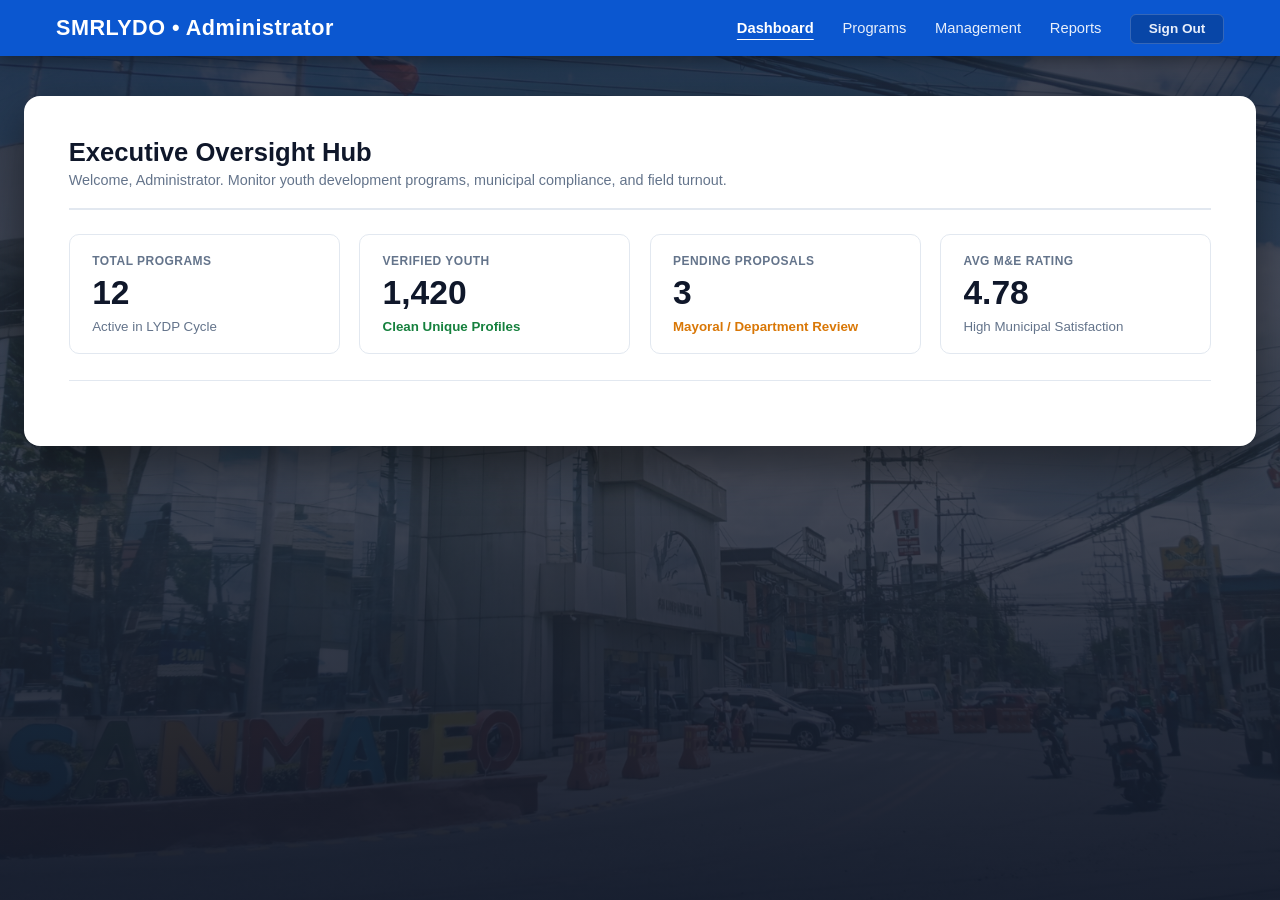
<file: admin/dashboard.html>
<!DOCTYPE html>
<html lang="en">
<head>
  <meta charset="UTF-8">
  <meta name="viewport" content="width=device-width, initial-scale=1.0">
  <title>Admin Dashboard - SMRLYDO</title>
  <link rel="stylesheet" href="../style/admin-style.css">
</head>
<body>

  <div class="admin-bg-wrapper"></div>
  <div class="admin-overlay"></div>

  <nav class="navbar-admin">
    <div class="navbar-brand">SMRLYDO &bull; Administrator</div>
    <ul class="nav-links">
      <li><a href="dashboard.html" class="active">Dashboard</a></li>
      <li><a href="programs.html">Programs</a></li>
      <li><a href="management.html">Management</a></li>
      <li><a href="reports.html">Reports</a></li>
      <li><a href="../login.html" class="logout-link">Sign Out</a></li>
    </ul>
  </nav>

  <main class="admin-container">
    <div class="prototype-card">
      <div class="card-header-row">
        <div>
          <h2>Executive Oversight Hub</h2>
          <p style="color:var(--text-muted); font-size:0.9rem; margin-top:0.3rem;">
            Welcome, Administrator. Monitor youth development programs, municipal compliance, and field turnout.
          </p>
        </div>
      </div>

      <div class="metrics-grid">
        <div class="metric-card">
          <span>Total Programs</span>
          <h3>12</h3>
          <small style="color:var(--text-muted);">Active in LYDP Cycle</small>
        </div>
        <div class="metric-card">
          <span>Verified Youth</span>
          <h3>1,420</h3>
          <small style="color:#15803d; font-weight:600;"> Clean Unique Profiles</small>
        </div>
        <div class="metric-card">
          <span>Pending Proposals</span>
          <h3>3</h3>
          <small style="color:#d97706; font-weight:600;">Mayoral / Department Review</small>
        </div>
        <div class="metric-card">
          <span>Avg M&E Rating</span>
          <h3>4.78</h3>
          <small style="color:var(--text-muted);">High Municipal Satisfaction</small>
        </div>
      </div>


      <div style="border-top: 1px solid var(--border-color); padding-top: 1.5rem; display: flex; gap: 1rem; flex-wrap: wrap;">
      </div>
    </div>
  </main>

</body>
</html>
</file>
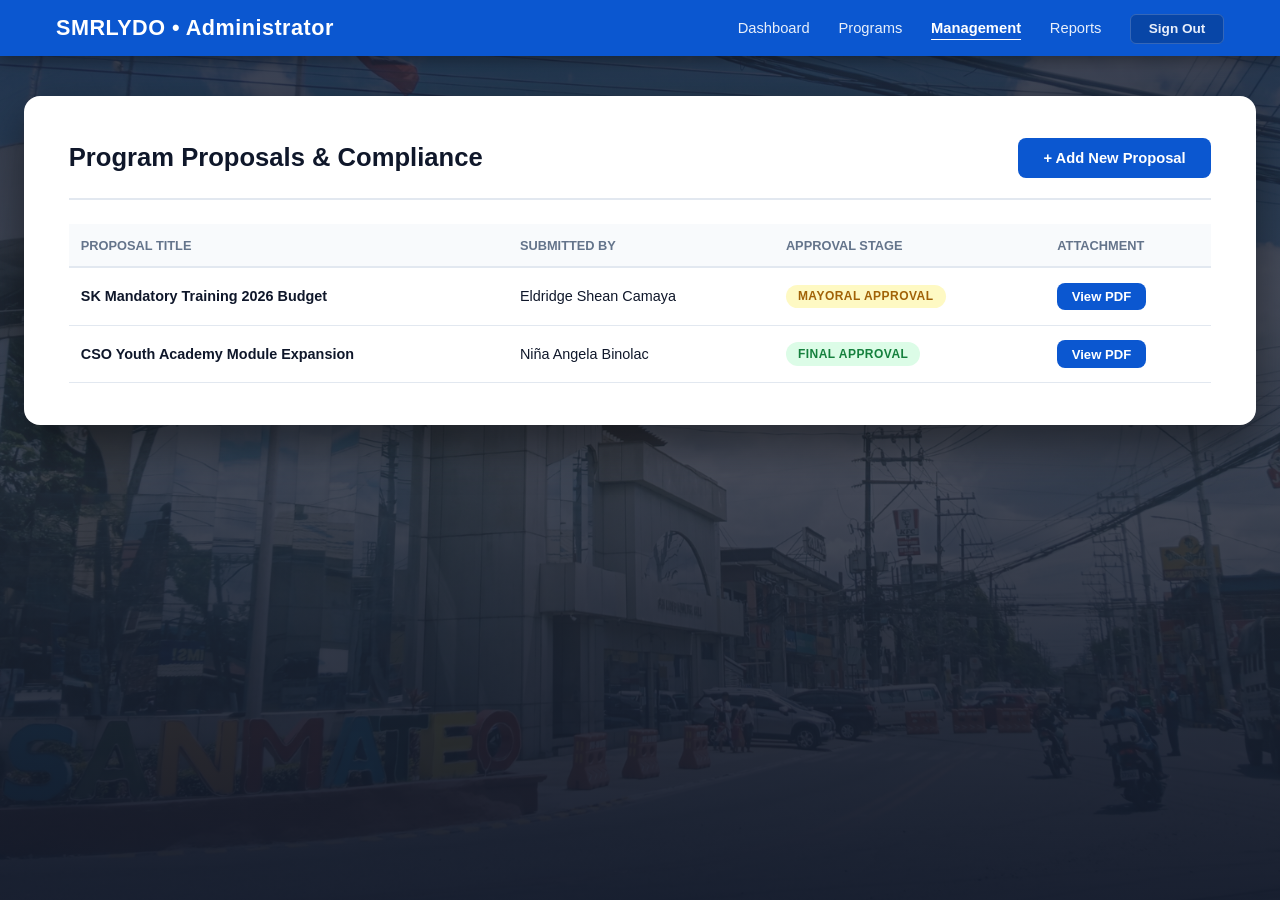
<file: admin/management.html>
<!DOCTYPE html>
<html lang="en">
<head>
  <meta charset="UTF-8">
  <meta name="viewport" content="width=device-width, initial-scale=1.0">
  <title>Proposals & User Management - SMRLYDO</title>
  <link rel="stylesheet" href="../style/admin-style.css">
</head>
<body>

  <div class="admin-bg-wrapper"></div>
  <div class="admin-overlay"></div>

  <nav class="navbar-admin">
    <div class="navbar-brand">SMRLYDO &bull; Administrator</div>
    <ul class="nav-links">
      <li><a href="dashboard.html">Dashboard</a></li>
      <li><a href="programs.html">Programs</a></li>
      <li><a href="management.html" class="active">Management</a></li>
      <li><a href="reports.html">Reports</a></li>
      <li><a href="../login.html" class="logout-link">Sign Out</a></li>
    </ul>
  </nav>

  <main class="admin-container">
    <div class="prototype-card">
      <div class="card-title-row">
        <div>
          <h2>Program Proposals & Compliance</h2>
        </div>
        <div style="display:flex; gap:0.8rem; align-items:center;">
          <button class="btn-primary" onclick="openAddProposalModal()">+ Add New Proposal</button>
        </div>
      </div>

      <table class="admin-table">
        <thead>
          <tr>
            <th>PROPOSAL TITLE</th>
            <th>SUBMITTED BY</th>
            <th>APPROVAL STAGE</th>
            <th>ATTACHMENT</th>
          </tr>
        </thead>
        <tbody id="proposalsTableBody">
          <tr>
            <td><strong>SK Mandatory Training 2026 Budget</strong></td>
            <td>Eldridge Shean Camaya</td>
            <td><span class="badge badge-ongoing">Mayoral Approval</span></td>
            <td>
              <button class="btn-primary" style="padding:0.4rem 0.9rem; font-size:0.82rem;" onclick="viewProposalPDF('SK Mandatory Training 2026 Budget', 'Eldridge Shean Camaya', 'Mayoral Approval', 'documents/sk_training_budget.pdf')">
                View PDF
              </button>
            </td>
          </tr>
          <tr>
            <td><strong>CSO Youth Academy Module Expansion</strong></td>
            <td>Niña Angela Binolac</td>
            <td><span class="badge badge-completed">Final Approval</span></td>
            <td>
              <button class="btn-primary" style="padding:0.4rem 0.9rem; font-size:0.82rem;" onclick="viewProposalPDF('CSO Youth Academy Module Expansion', 'Niña Angela Binolac', 'Final Approval', 'documents/cso_module_expansion.pdf')">
                View PDF
              </button>
            </td>
          </tr>
        </tbody>
      </table>
    </div>
  </main>

  <div class="modal-overlay" id="addProposalModal">
    <div class="modal-window">
      <div style="display:flex; justify-content:space-between; align-items:center; border-bottom:1px solid var(--border-subtle); padding-bottom:0.8rem; margin-bottom:1.2rem;">
        <h4 style="font-size:1.3rem; color:#0f172a;">Submit New Program Proposal</h4>
        <button onclick="closeAddProposalModal()" style="background:none; border:none; font-size:1.6rem; cursor:pointer; color:#64748b;">&times;</button>
      </div>

      <form id="newProposalForm" onsubmit="handleCreateProposal(event)">
        <div style="margin-bottom:1rem;">
          <label style="display:block; font-size:0.85rem; font-weight:700; margin-bottom:0.35rem; color:#475569;">Proposal Title</label>
          <input type="text" id="propTitle" class="form-control" placeholder="e.g. Linggo ng Kabataan 2026 Activity Proposal" required>
        </div>

        <div style="margin-bottom:1rem;">
          <label style="display:block; font-size:0.85rem; font-weight:700; margin-bottom:0.35rem; color:#475569;">Submitted By (Proponent / Coordinator)</label>
          <input type="text" id="propAuthor" class="form-control" placeholder="e.g. Sofia Bianca Encisa" required>
        </div>

        <div style="margin-bottom:1rem;">
          <label style="display:block; font-size:0.85rem; font-weight:700; margin-bottom:0.35rem; color:#475569;">Initial Approval Stage</label>
          <select id="propStage" class="form-control">
            <option value="Submission" selected>Proposal Submission</option>
            <option value="Departmental Review">Departmental Review</option>
            <option value="Budget Approval">Budget Approval</option>
            <option value="Mayoral Approval">Mayoral Approval</option>
            <option value="Final Approval">Final Approval</option>
          </select>
        </div>

        <div style="margin-bottom:1.5rem;">
          <label style="display:block; font-size:0.85rem; font-weight:700; margin-bottom:0.35rem; color:#475569;">Document Filename / Path</label>
          <input type="text" id="propDocPath" class="form-control" value="documents/proposal_2026.pdf" placeholder="e.g. documents/project_plan.pdf">
          <small style="color:var(--text-muted); font-size:0.75rem; margin-top:0.25rem; display:block;">
            Stored in your local project documents directory for municipal compliance auditing.
          </small>
        </div>

        <div style="display:flex; justify-content:flex-end; gap:0.8rem;">
          <button type="button" class="btn-secondary" onclick="closeAddProposalModal()">Cancel</button>
          <button type="submit" class="btn-primary">Add Proposal to Registry</button>
        </div>
      </form>
    </div>
  </div>

  <div class="modal-overlay" id="pdfModal">
    <div class="modal-window">
      <div style="display:flex; justify-content:space-between; align-items:center; border-bottom:1px solid var(--border-subtle); padding-bottom:1rem; margin-bottom:1rem;">
        <div>
          <h3 id="pdfModalTitle" style="font-size:1.25rem;">Proposal Document Preview</h3>
          <small id="pdfModalAuthor" style="color:var(--text-muted);"></small>
        </div>
        <button onclick="closePDFModal()" style="background:none; border:none; font-size:1.5rem; cursor:pointer; color:#64748b;">&times;</button>
      </div>

      <div style="background:#f8fafc; border:1px solid var(--border-subtle); border-radius:10px; padding:1.8rem; min-height:220px;">
        <div style="text-align:center; border-bottom:1px dashed #cbd5e1; padding-bottom:0.8rem; margin-bottom:1.2rem;">
          <h4 style="color:#0f172a;">MUNICIPAL GOVERNMENT OF SAN MATEO, RIZAL</h4>
          <p style="font-size:0.8rem; color:#64748b;">LOCAL YOUTH DEVELOPMENT OFFICE (SMRLYDO)</p>
        </div>

        <p style="font-size:0.9rem; line-height:1.6; color:#334155;">
          <strong>Executive Summary:</strong><br>
          This document represents the formal program proposal and budget appropriation submitted pursuant to the Local Youth Development Plan (LYDP). All projected line items have been reviewed for transparency and municipal compliance.
        </p>

        <div style="margin-top:1.2rem; background:#ffffff; padding:0.8rem; border-radius:6px; border:1px solid var(--border-subtle); font-size:0.85rem; display:flex; justify-content:space-between; align-items:center;">
          <span><strong>Approval Progression:</strong></span>
          <span id="pdfModalStage"></span>
        </div>
      </div>

      <div style="display:flex; justify-content:space-between; margin-top:1.5rem; align-items:center;">
        <span id="pdfModalFilename" style="font-size:0.8rem; color:var(--text-muted);">File: documents/proposal_2026.pdf</span>
        <div style="display:flex; gap:0.6rem;">
          <button class="btn-secondary" onclick="alert('Downloading proposal PDF to local machine...')">⬇ Download Copy</button>
        </div>
      </div>
    </div>
  </div>

  <script src="../script/admin-management.js"> </script> 

</body>
</html>
</file>
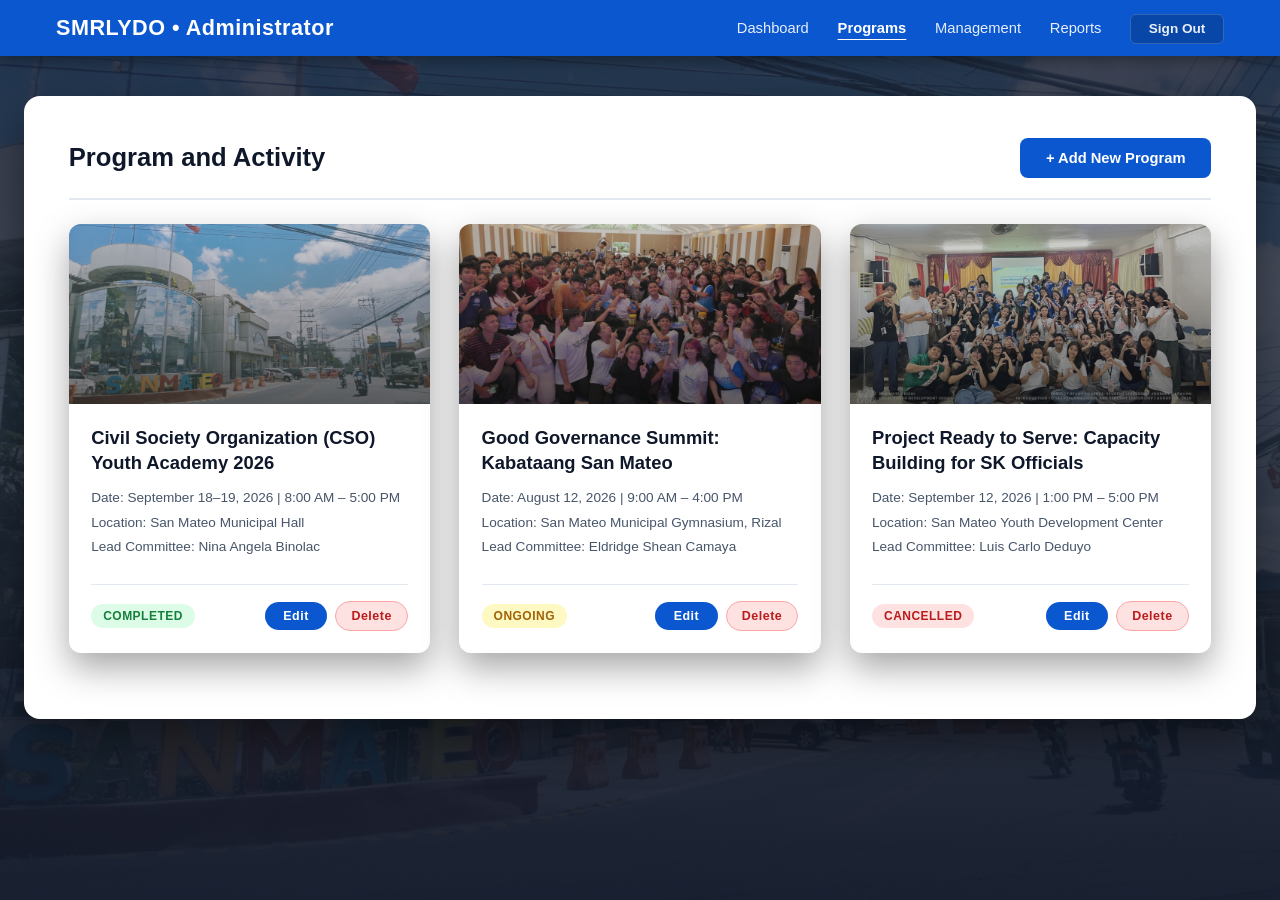
<file: admin/programs.html>
<!DOCTYPE html>
<html lang="en">
<head>
  <meta charset="UTF-8">
  <meta name="viewport" content="width=device-width, initial-scale=1.0">
  <title>Program and Activity - SMRLYDO</title>
  <link rel="stylesheet" href="../style/admin-style.css">
</head>
<body>

  <div class="admin-bg-wrapper"></div>
  <div class="admin-overlay"></div>

  <nav class="navbar-admin">
    <div class="navbar-brand">SMRLYDO &bull; Administrator</div>
    <ul class="nav-links">
      <li><a href="dashboard.html">Dashboard</a></li>
      <li><a href="programs.html" class="active">Programs</a></li>
      <li><a href="management.html">Management</a></li>
      <li><a href="reports.html">Reports</a></li>
      <li><a href="../login.html" class="logout-link">Sign Out</a></li>
    </ul>
  </nav>

  <main class="programs-container">
    <div class="prototype-card">
      <div class="card-header-row">
        <h2>Program and Activity</h2>
        <button class="btn-primary" onclick="openAddProgramModal()">+ Add New Program</button>
      </div>

      <div class="programs-slider" id="programsSlider">
        
        <div class="program-card" id="program-card-1">
          <img src="../images/youth1.png" alt="CSO Youth Academy 2026" class="program-card-img" onerror="this.src='../images/san-mateo-bg.jpg'">
          <div class="program-card-body">
            <div>
              <h3 class="card-title">Civil Society Organization (CSO) Youth Academy 2026</h3>
              <p class="program-meta meta-date">Date: September 18–19, 2026 | 8:00 AM – 5:00 PM</p>
              <p class="program-meta meta-loc">Location: San Mateo Municipal Hall</p>
              <p class="program-meta meta-lead">Lead Committee: Nina Angela Binolac</p>
            </div>
            <div class="program-card-footer">
              <span class="badge badge-completed">COMPLETED</span>
              <div class="card-action-group">
                <button class="btn-action-edit" onclick="openEditProgramModal('program-card-1')">Edit</button>
                <button class="btn-action-delete" onclick="deleteProgram('program-card-1')">Delete</button>
              </div>
            </div>
          </div>
        </div>

        <div class="program-card" id="program-card-2">
          <img src="../images/youth2.png" alt="Good Governance Summit" class="program-card-img" onerror="this.src='../images/san-mateo-bg.jpg'">
          <div class="program-card-body">
            <div>
              <h3 class="card-title">Good Governance Summit: Kabataang San Mateo</h3>
              <p class="program-meta meta-date">Date: August 12, 2026 | 9:00 AM – 4:00 PM</p>
              <p class="program-meta meta-loc">Location: San Mateo Municipal Gymnasium, Rizal</p>
              <p class="program-meta meta-lead">Lead Committee: Eldridge Shean Camaya</p>
            </div>
            <div class="program-card-footer">
              <span class="badge badge-ongoing">ONGOING</span>
              <div class="card-action-group">
                <button class="btn-action-edit" onclick="openEditProgramModal('program-card-2')">Edit</button>
                <button class="btn-action-delete" onclick="deleteProgram('program-card-2')">Delete</button>
              </div>
            </div>
          </div>
        </div>

        <div class="program-card" id="program-card-3">
          <img src="../images/youth3.png" alt="Project Ready to Serve" class="program-card-img" onerror="this.src='../images/san-mateo-bg.jpg'">
          <div class="program-card-body">
            <div>
              <h3 class="card-title">Project Ready to Serve: Capacity Building for SK Officials</h3>
              <p class="program-meta meta-date">Date: September 12, 2026 | 1:00 PM – 5:00 PM</p>
              <p class="program-meta meta-loc">Location: San Mateo Youth Development Center</p>
              <p class="program-meta meta-lead">Lead Committee: Luis Carlo Deduyo</p>
            </div>
            <div class="program-card-footer">
              <span class="badge badge-cancelled">CANCELLED</span>
              <div class="card-action-group">
                <button class="btn-action-edit" onclick="openEditProgramModal('program-card-3')">Edit</button>
                <button class="btn-action-delete" onclick="deleteProgram('program-card-3')">Delete</button>
              </div>
            </div>
          </div>
        </div>

      </div>
    </div>
  </main>

  <div class="modal-overlay" id="addProgramModal">
    <div class="modal-window">
      <div style="display:flex; justify-content:space-between; align-items:center; border-bottom:1px solid var(--border-color); padding-bottom:0.8rem; margin-bottom:1.2rem;">
        <h3 style="font-size:1.3rem; font-weight:800; color:#0f172a;">Add Program to Catalog</h3>
        <button onclick="closeAddProgramModal()" style="background:none; border:none; font-size:1.6rem; cursor:pointer; color:#64748b;">&times;</button>
      </div>

      <form id="newProgramForm" onsubmit="handleCreateProgram(event)">
        <div style="margin-bottom:1rem;">
          <label style="font-size:0.85rem; font-weight:700; color:#475569;">Program Title</label> <br/>
          <input type="text" id="progTitle" class="form-control" placeholder="e.g. Linggo ng Kabataan 2026" required>
        </div>

        <div style="margin-bottom:1rem;">
          <label style="font-size:0.85rem; font-weight:700; color:#475569;">Date & Schedule</label> <br/>
          <input type="text" id="progDate" class="form-control" placeholder="e.g. October 15, 2026 | 9:00 AM – 4:00 PM" required>
        </div>

        <div style="margin-bottom:1rem;">
          <label style="font-size:0.85rem; font-weight:700; color:#475569;">Location / Venue</label> <br/>
          <input type="text" id="progLoc" class="form-control" placeholder="e.g. Ampid 1 Barangay Gymnasium" required>
        </div>

        <div style="margin-bottom:1rem;">
          <label style="font-size:0.85rem; font-weight:700; color:#475569;">Lead Committee / Coordinator</label> <br/>
          <input type="text" id="progLead" class="form-control" placeholder="e.g. Sofia Bianca Encisa" required>
        </div>

        <div style="margin-bottom:1rem;">
          <label style="font-size:0.85rem; font-weight:700; color:#475569;">Program Status</label> <br/>
          <select id="progStatus" class="form-control">
            <option value="ongoing">ONGOING</option>
            <option value="completed">COMPLETED</option>
            <option value="cancelled">CANCELLED</option>
          </select>
        </div>

        <div style="margin-bottom:1.5rem;">
          <label style="font-size:0.85rem; font-weight:700; color:#475569;">Placeholder Image</label> <br/>
          <select id="progImgSelect" class="form-control">
            <option value="../images/youth4.png">images/youth4.png (Community Outreach)</option>
            <option value="../images/youth1.png">images/youth1.png (CSO Youth Academy)</option>
            <option value="../images/youth2.png">images/youth2.png (Governance Summit)</option>
            <option value="../images/youth3.png">images/youth3.png (Capacity Building)</option>
          </select>
        </div>

        <div style="display:flex; justify-content:flex-end; gap:0.8rem;">
          <button type="button" class="btn-secondary" onclick="closeAddProgramModal()">Cancel</button>
          <button type="submit" class="btn-primary">Save Program</button>
        </div>
      </form>
    </div>
  </div>

  <div class="modal-overlay" id="editProgramModal">
    <div class="modal-window">
      <div style="display:flex; justify-content:space-between; align-items:center; border-bottom:1px solid var(--border-color); padding-bottom:0.8rem; margin-bottom:1.2rem;">
        <h3 style="font-size:1.3rem; font-weight:800; color:#0f172a;">Edit Program Details</h3>
        <button onclick="closeEditProgramModal()" style="background:none; border:none; font-size:1.6rem; cursor:pointer; color:#64748b;">&times;</button>
      </div>

      <form id="editProgramForm" onsubmit="handleUpdateProgram(event)">
        <input type="hidden" id="editTargetCardId">

        <div style="margin-bottom:1rem;">
          <label style="font-size:0.85rem; font-weight:700; color:#475569;">Program Title</label> <br/>
          <input type="text" id="editProgTitle" class="form-control" required>
        </div>

        <div style="margin-bottom:1rem;">
          <label style="font-size:0.85rem; font-weight:700; color:#475569;">Date & Schedule</label> <br/>
          <input type="text" id="editProgDate" class="form-control" required>
        </div>

        <div style="margin-bottom:1rem;">
          <label style="font-size:0.85rem; font-weight:700; color:#475569;">Location / Venue</label> <br/>
          <input type="text" id="editProgLoc" class="form-control" required>
        </div>

        <div style="margin-bottom:1rem;">
          <label style="font-size:0.85rem; font-weight:700; color:#475569;">Lead Committee / Coordinator</label> <br/>
          <input type="text" id="editProgLead" class="form-control" required>
        </div>

        <div style="margin-bottom:1rem;">
          <label style="font-size:0.85rem; font-weight:700; color:#475569;">Status Badge</label> <br/>
          <select id="editProgStatus" class="form-control">
            <option value="completed">COMPLETED</option>
            <option value="ongoing">ONGOING</option>
            <option value="cancelled">CANCELLED</option>
          </select>
        </div>

        <div style="margin-bottom:1.5rem;">
          <label style="font-size:0.85rem; font-weight:700; color:#475569;">Image Source</label> <br/>
          <select id="editProgImgSelect" class="form-control">
            <option value="../images/youth1.png">images/youth1.png (CSO Youth Academy)</option>
            <option value="../images/youth2.png">images/youth2.png (Governance Summit)</option>
            <option value="../images/youth3.png">images/youth3.png (Capacity Building)</option>
            <option value="../images/youth4.png">images/youth4.png (Community Outreach)</option>
          </select>
        </div>

        <div style="display:flex; justify-content:flex-end; gap:0.8rem;">
          <button type="button" class="btn-secondary" onclick="closeEditProgramModal()">Cancel</button>
          <button type="submit" class="btn-primary">Update Program</button>
        </div>
      </form>
    </div>
  </div>

  <script src="../script/admin-programs.js"></script>

</body>
</html>
</file>
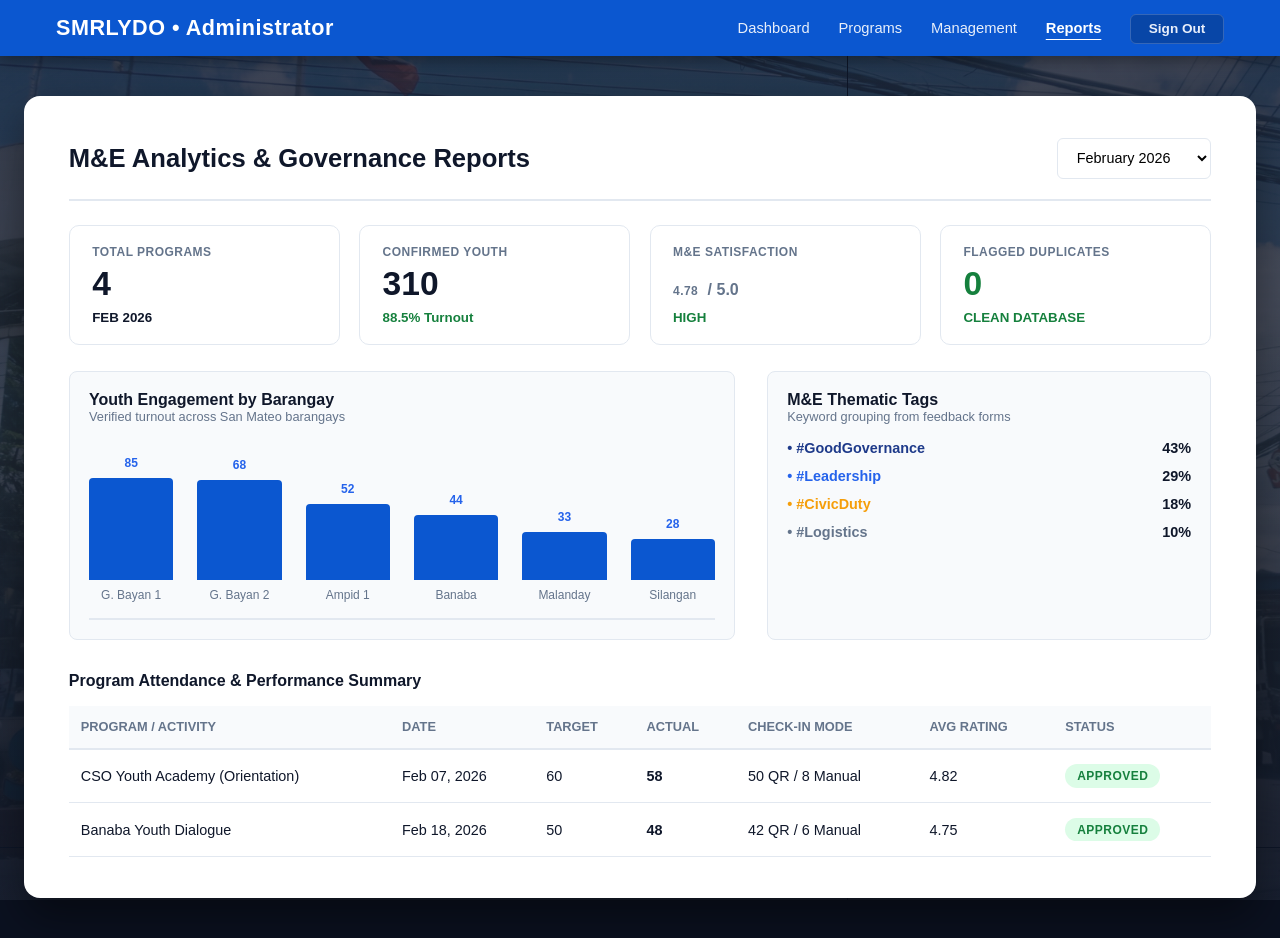
<file: admin/reports.html>
<!DOCTYPE html>
<html lang="en">
<head>
  <meta charset="UTF-8">
  <meta name="viewport" content="width=device-width, initial-scale=1.0">
  <title>M&E Reports - SMRLYDO</title>
  <link rel="stylesheet" href="../style/admin-style.css">
</head>
<body>
  <div class="admin-bg-wrapper"></div>
  <div class="admin-overlay"></div>

  <nav class="navbar-admin">
    <div class="navbar-brand">SMRLYDO &bull; Administrator</div>
    <ul class="nav-links">
      <li><a href="dashboard.html">Dashboard</a></li>
      <li><a href="programs.html">Programs</a></li>
      <li><a href="management.html">Management</a></li>
      <li><a href="reports.html" class="active">Reports</a></li>
      <li><a href="../login.html" class="logout-link">Sign Out</a></li>
    </ul>
  </nav>

  <main class="admin-container">
    <div class="prototype-card">
      <div class="card-header-row">
        <div>
          <h2>M&E Analytics & Governance Reports</h2>
        </div> <br/>
        <div style="display:flex; gap:0.6rem; align-items:center;">
          <select id="reportMonthSelect" class="form-control" onchange="renderSelectedMonthReport()">
            <option value="2026-02">February 2026</option>
            <option value="2026-01">January 2026</option>
            <option value="2025-12">December 2025</option>
          </select>
        </div>
      </div>

      <div class="metrics-grid">
        <div class="metric-card">
          <span>TOTAL PROGRAMS</span>
          <h3 id="statPrograms">4</h3>
          <small id="statPeriodBadge" style="color:var(--admin-red); font-weight:600;">FEB 2026</small>
        </div>
        <div class="metric-card">
          <span>CONFIRMED YOUTH</span>
          <h3 id="statConfirmed">310</h3>
          <small id="statTurnoutRate" style="color:#15803d; font-weight:600;">88.5% Turnout</small>
        </div>
        <div class="metric-card">
          <span>M&E SATISFACTION</span>
          <h3><span id="statSatisfaction">4.78</span> <small style="font-size:1rem; color:#64748b;">/ 5.0</small></h3>
          <small style="color:#15803d; font-weight:600;">HIGH</small>
        </div>
        <div class="metric-card">
          <span>FLAGGED DUPLICATES</span>
          <h3 id="statDuplicates" style="color:#15803d;">0</h3>
          <small style="color:#15803d; font-weight:600;">CLEAN DATABASE</small>
        </div>
      </div>

      <div style="display:grid; grid-template-columns:1.5fr 1fr; gap:2rem; margin-top:1.5rem;">
        <div style="background:#f8fafc; padding:1.2rem; border-radius:8px; border:1px solid var(--border-color);">
          <h4>Youth Engagement by Barangay</h4>
          <p style="font-size:0.8rem; color:var(--text-muted);">Verified turnout across San Mateo barangays</p>
          <div class="bar-chart-container" id="barChartContainer"></div>
        </div>

        <div style="background:#f8fafc; padding:1.2rem; border-radius:8px; border:1px solid var(--border-color);">
          <h4>M&E Thematic Tags</h4>
          <p style="font-size:0.8rem; color:var(--text-muted); margin-bottom:1rem;">Keyword grouping from feedback forms</p>
          <ul id="thematicTagsList" style="list-style:none; display:flex; flex-direction:column; gap:0.75rem; font-size:0.9rem;"></ul>
        </div>
      </div>

      <div style="margin-top:2rem;">
        <h4>Program Attendance & Performance Summary</h4>
        <table class="admin-table">
          <thead>
            <tr>
              <th>PROGRAM / ACTIVITY</th>
              <th>DATE</th>
              <th>TARGET</th>
              <th>ACTUAL</th>
              <th>CHECK-IN MODE</th>
              <th>AVG RATING</th>
              <th>STATUS</th>
            </tr>
          </thead>
          <tbody id="reportsTableBody"></tbody>
        </table>
      </div>
    </div>
  </main>

  <script src="../script/admin-reports.js"></script>
  
</body>
</html>
</file>
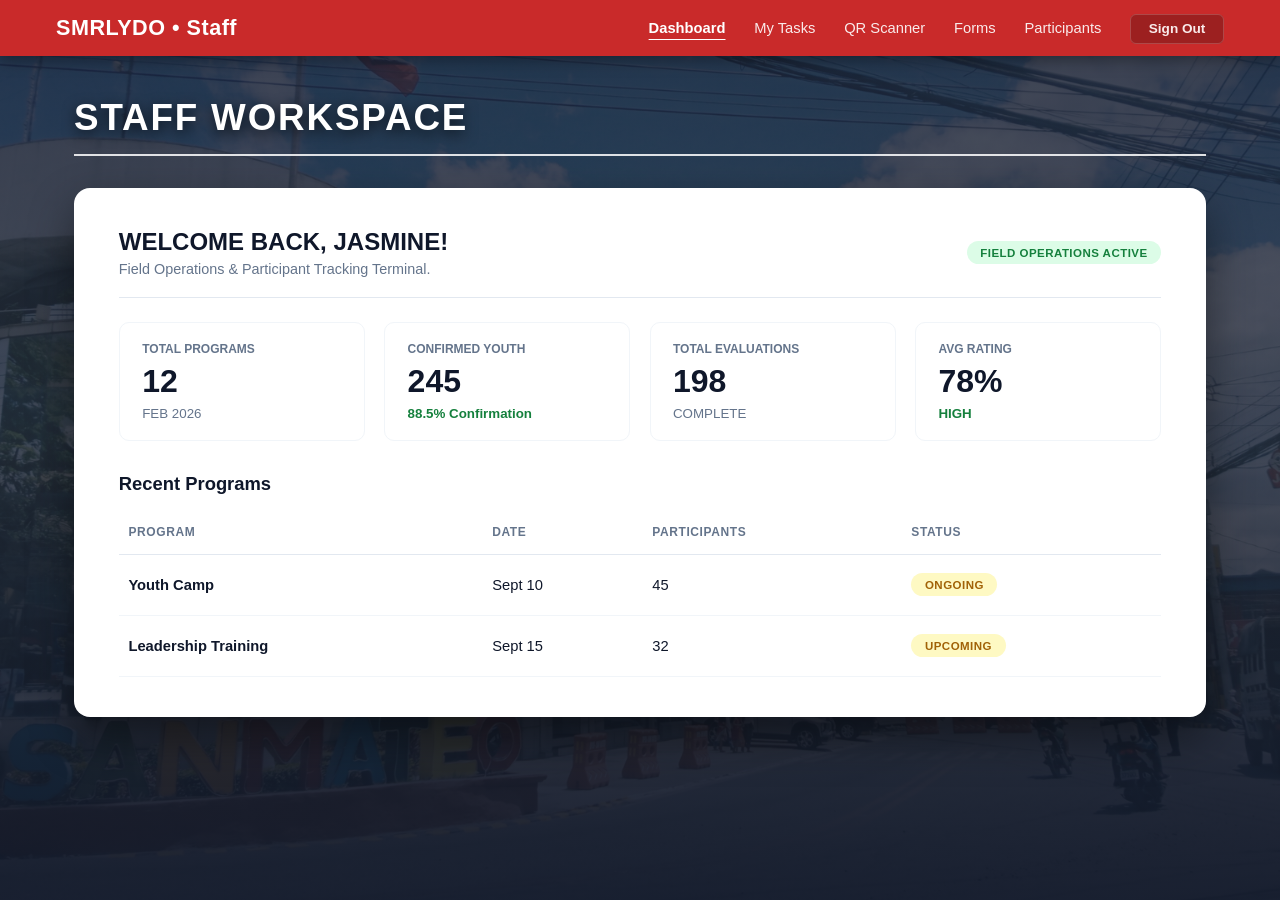
<file: staff/dashboard.html>
<!DOCTYPE html>
<html lang="en">
<head>
  <meta charset="UTF-8">
  <meta name="viewport" content="width=device-width, initial-scale=1.0">
  <title>Staff Dashboard - SMRLYDO</title>
  <link rel="stylesheet" href="../style/staff-style.css">
</head>
<body>

  <div class="staff-bg-wrapper"></div>
  <div class="staff-overlay"></div>

  <nav class="navbar-staff">
    <div class="navbar-brand">SMRLYDO &bull; Staff</div>
    <ul class="nav-links">
      <li><a href="dashboard.html" class="active">Dashboard</a></li>
      <li><a href="tasks.html">My Tasks</a></li>
      <li><a href="scanner.html">QR Scanner</a></li>
      <li><a href="forms.html">Forms</a></li>
      <li><a href="participants.html">Participants</a></li>
      <li><a href="../login.html" class="logout-link">Sign Out</a></li>
    </ul>
  </nav>

  <main class="staff-container">
    <div class="banner-heading-wrap">
      <h1 class="banner-heading">STAFF WORKSPACE</h1>
    </div>

    <div class="prototype-card">
      <div class="card-header-row">
        <div>
          <h2>WELCOME BACK, JASMINE!</h2>
          <p style="color:var(--text-muted); font-size:0.9rem; margin-top:0.3rem;">
            Field Operations & Participant Tracking Terminal.
          </p>
        </div>
        <span class="badge badge-completed">Field Operations Active</span>
      </div>

      <div class="metrics-grid">
        <div class="metric-card">
          <span>TOTAL PROGRAMS</span>
          <h3>12</h3>
          <small style="color:var(--text-muted);">FEB 2026</small>
        </div>
        <div class="metric-card">
          <span>CONFIRMED YOUTH</span>
          <h3>245</h3>
          <small style="color:#15803d; font-weight:700;">88.5% Confirmation</small>
        </div>
        <div class="metric-card">
          <span>TOTAL EVALUATIONS</span>
          <h3>198</h3>
          <small style="color:var(--text-muted);">COMPLETE</small>
        </div>
        <div class="metric-card">
          <span>AVG RATING</span>
          <h3>78%</h3>
          <small style="color:#15803d; font-weight:700;">HIGH</small>
        </div>
      </div>

      <div style="margin-top:2rem;">
        <h3 style="font-size:1.15rem; color:#0f172a; margin-bottom:1rem;">Recent Programs</h3>
        <table class="staff-table">
          <thead>
            <tr>
              <th>PROGRAM</th>
              <th>DATE</th>
              <th>PARTICIPANTS</th>
              <th>STATUS</th>
            </tr>
          </thead>
          <tbody>
            <tr>
              <td><strong>Youth Camp</strong></td>
              <td>Sept 10</td>
              <td>45</td>
              <td><span class="badge badge-ongoing">Ongoing</span></td>
            </tr>
            <tr>
              <td><strong>Leadership Training</strong></td>
              <td>Sept 15</td>
              <td>32</td>
              <td><span class="badge badge-ongoing">Upcoming</span></td>
            </tr>
          </tbody>
        </table>
      </div>
    </div>
  </main>

</body>
</html>
</file>
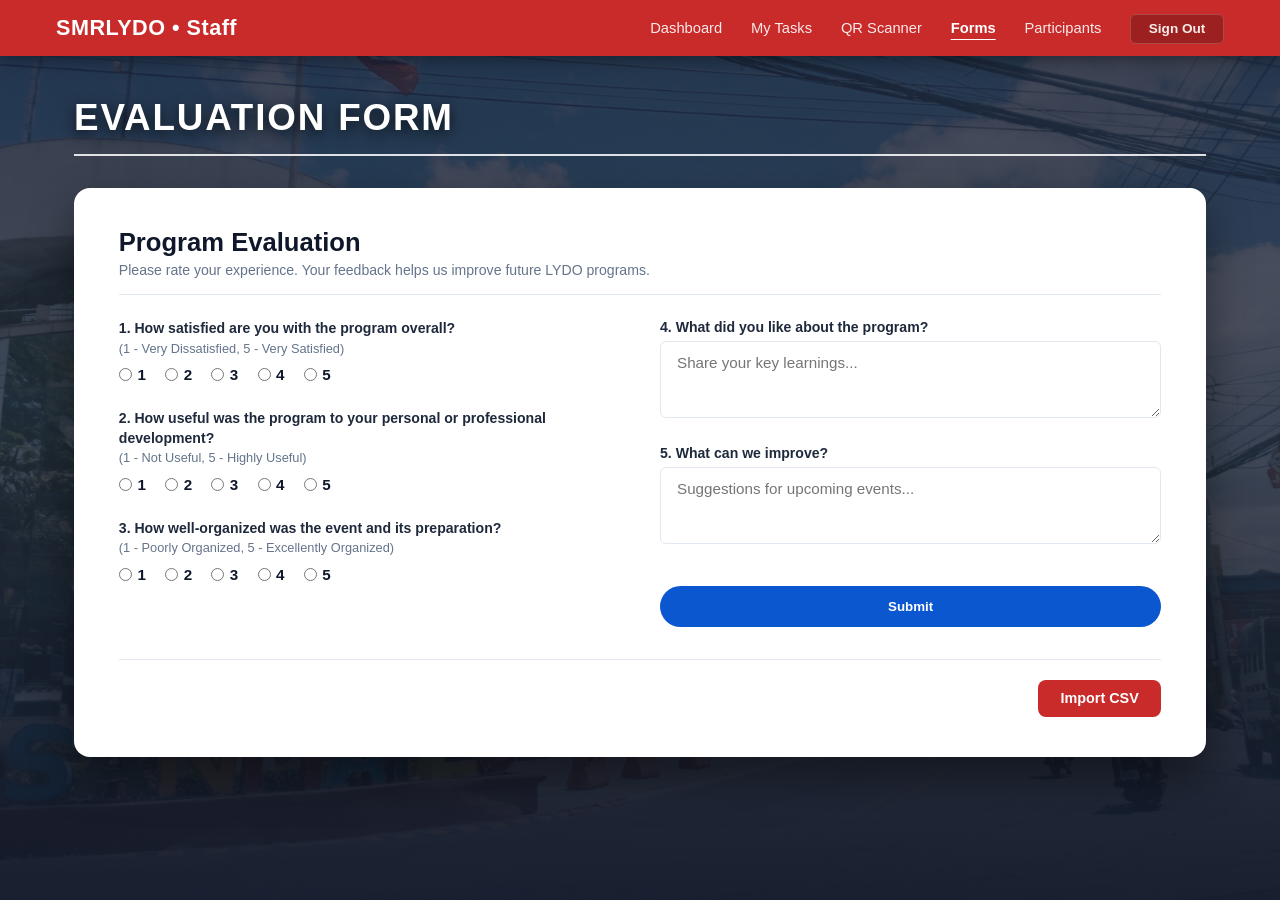
<file: staff/forms.html>
<!DOCTYPE html>
<html lang="en">
<head>
  <meta charset="UTF-8">
  <meta name="viewport" content="width=device-width, initial-scale=1.0">
  <title>Evaluation Form - SMRLYDO</title>
  <link rel="stylesheet" href="../style/staff-style.css">
</head>
<body>

  <div class="staff-bg-wrapper"></div>
  <div class="staff-overlay"></div>

  <nav class="navbar-staff">
    <div class="navbar-brand">SMRLYDO &bull; Staff</div>
    <ul class="nav-links">
      <li><a href="dashboard.html">Dashboard</a></li>
      <li><a href="tasks.html">My Tasks</a></li>
      <li><a href="scanner.html">QR Scanner</a></li>
      <li><a href="forms.html" class="active">Forms</a></li>
      <li><a href="participants.html">Participants</a></li>
      <li><a href="../login.html" class="logout-link">Sign Out</a></li>
    </ul>
  </nav>

  <main class="staff-container">
    <div class="banner-heading-wrap">
      <h1 class="banner-heading">EVALUATION FORM</h1>
    </div>

    <div class="prototype-card" style="position:relative;">
      <div style="border-bottom:1px solid var(--border-color); padding-bottom:1rem;">
        <h2 style="font-size:1.6rem; font-weight:800; color:#0f172a;">Program Evaluation</h2>
        <p style="color:var(--text-muted); font-size:0.88rem; margin-top:0.3rem;">
          Please rate your experience. Your feedback helps us improve future LYDO programs.
        </p>
      </div>

      <form id="evalForm" onsubmit="handleEvaluationSubmit(event)">
        <div class="eval-split-layout">
          <div>
            <div style="margin-bottom:1.6rem;">
              <p style="font-size:0.88rem; font-weight:700; color:#1e293b; line-height:1.4;">
                1. How satisfied are you with the program overall?<br>
                <span style="font-weight:400; color:#64748b; font-size:0.8rem;">(1 - Very Dissatisfied, 5 - Very Satisfied)</span>
              </p>
              <div class="likert-scale">
                <label><input type="radio" name="q1" value="1" required> 1</label>
                <label><input type="radio" name="q1" value="2"> 2</label>
                <label><input type="radio" name="q1" value="3"> 3</label>
                <label><input type="radio" name="q1" value="4"> 4</label>
                <label><input type="radio" name="q1" value="5"> 5</label>
              </div>
            </div>

            <div style="margin-bottom:1.6rem;">
              <p style="font-size:0.88rem; font-weight:700; color:#1e293b; line-height:1.4;">
                2. How useful was the program to your personal or professional development?<br>
                <span style="font-weight:400; color:#64748b; font-size:0.8rem;">(1 - Not Useful, 5 - Highly Useful)</span>
              </p>
              <div class="likert-scale">
                <label><input type="radio" name="q2" value="1" required> 1</label>
                <label><input type="radio" name="q2" value="2"> 2</label>
                <label><input type="radio" name="q2" value="3"> 3</label>
                <label><input type="radio" name="q2" value="4"> 4</label>
                <label><input type="radio" name="q2" value="5"> 5</label>
              </div>
            </div>

            <div style="margin-bottom:1.6rem;">
              <p style="font-size:0.88rem; font-weight:700; color:#1e293b; line-height:1.4;">
                3. How well-organized was the event and its preparation?<br>
                <span style="font-weight:400; color:#64748b; font-size:0.8rem;">(1 - Poorly Organized, 5 - Excellently Organized)</span>
              </p>
              <div class="likert-scale">
                <label><input type="radio" name="q3" value="1" required> 1</label>
                <label><input type="radio" name="q3" value="2"> 2</label>
                <label><input type="radio" name="q3" value="3"> 3</label>
                <label><input type="radio" name="q3" value="4"> 4</label>
                <label><input type="radio" name="q3" value="5"> 5</label>
              </div>
            </div>
          </div>

          <div style="display:flex; flex-direction:column; justify-content:space-between;">
            <div>
              <div style="margin-bottom:1.4rem;">
                <label style="display:block; font-size:0.88rem; font-weight:700; color:#1e293b; margin-bottom:0.4rem;">
                  4. What did you like about the program?
                </label>
                <textarea id="q4" class="form-control" rows="3" placeholder="Share your key learnings..." required></textarea>
              </div>

              <div style="margin-bottom:1.4rem;">
                <label style="display:block; font-size:0.88rem; font-weight:700; color:#1e293b; margin-bottom:0.4rem;">
                  5. What can we improve?
                </label>
                <textarea id="q5" class="form-control" rows="3" placeholder="Suggestions for upcoming events..." required></textarea>
              </div>
            </div>

            <div style="margin-top:1rem;">
              <button type="submit" class="btn-blue" style="width:100%; padding:0.8rem 0;">Submit</button>
            </div>
          </div>
        </div>
      </form>

      <div style="display:flex; justify-content:flex-end; margin-top:2rem; border-top:1px solid var(--border-color); padding-top:1.25rem;">
        <button type="button" class="btn-primary" onclick="openCSVModal()">Import CSV</button>
      </div>
    </div>
  </main>

  <div class="modal-overlay" id="csvModal">
    <div class="modal-window">
      <div style="display:flex; justify-content:space-between; align-items:center; border-bottom:1px solid var(--border-color); padding-bottom:0.8rem; margin-bottom:1.2rem;">
        <h3 style="font-size:1.3rem; font-weight:800; color:#0f172a;">Batch Import Evaluation CSV</h3>
        <button onclick="closeCSVModal()" style="background:none; border:none; font-size:1.6rem; cursor:pointer; color:#64748b;">&times;</button>
      </div>

      <div style="background:#f8fafc; border:1px solid var(--border-color); border-radius:8px; padding:1.2rem; margin-bottom:1.5rem;">
        <p style="font-size:0.85rem; color:#475569; line-height:1.5;">
          Upload external feedback responses or paper encoded CSV files. File columns should follow: <code>participant_id, q1, q2, q3, q4, q5</code>.
        </p>
      </div>

      <input type="file" id="csvFileInput" accept=".csv" class="form-control" style="margin-bottom:1.5rem;">

      <div style="display:flex; justify-content:flex-end; gap:0.8rem;">
        <button class="btn-secondary" onclick="closeCSVModal()">Cancel</button>
        <button class="btn-primary" onclick="handleCSVImport()">Process & Import</button>
      </div>
    </div>
  </div>

  <script>
    function openCSVModal() {
      document.getElementById('csvModal').style.display = 'flex';
    }

    function closeCSVModal() {
      document.getElementById('csvModal').style.display = 'none';
    }

    function handleCSVImport() {
      const fileInput = document.getElementById('csvFileInput');
      if (!fileInput.files.length) {
        alert("Please select a valid .csv file first.");
        return;
      }
      alert(`Success! Imported 45 evaluations from "${fileInput.files[0].name}". Module quantitative scores and thematic tags updated.`);
      closeCSVModal();
    }

    function handleEvaluationSubmit(e) {
      e.preventDefault();
      alert("Evaluation successfully encoded into M&E database! Automated sentiment tags and module credits applied.");
      document.getElementById('evalForm').reset();
    }
  </script>

</body>
</html>
</file>
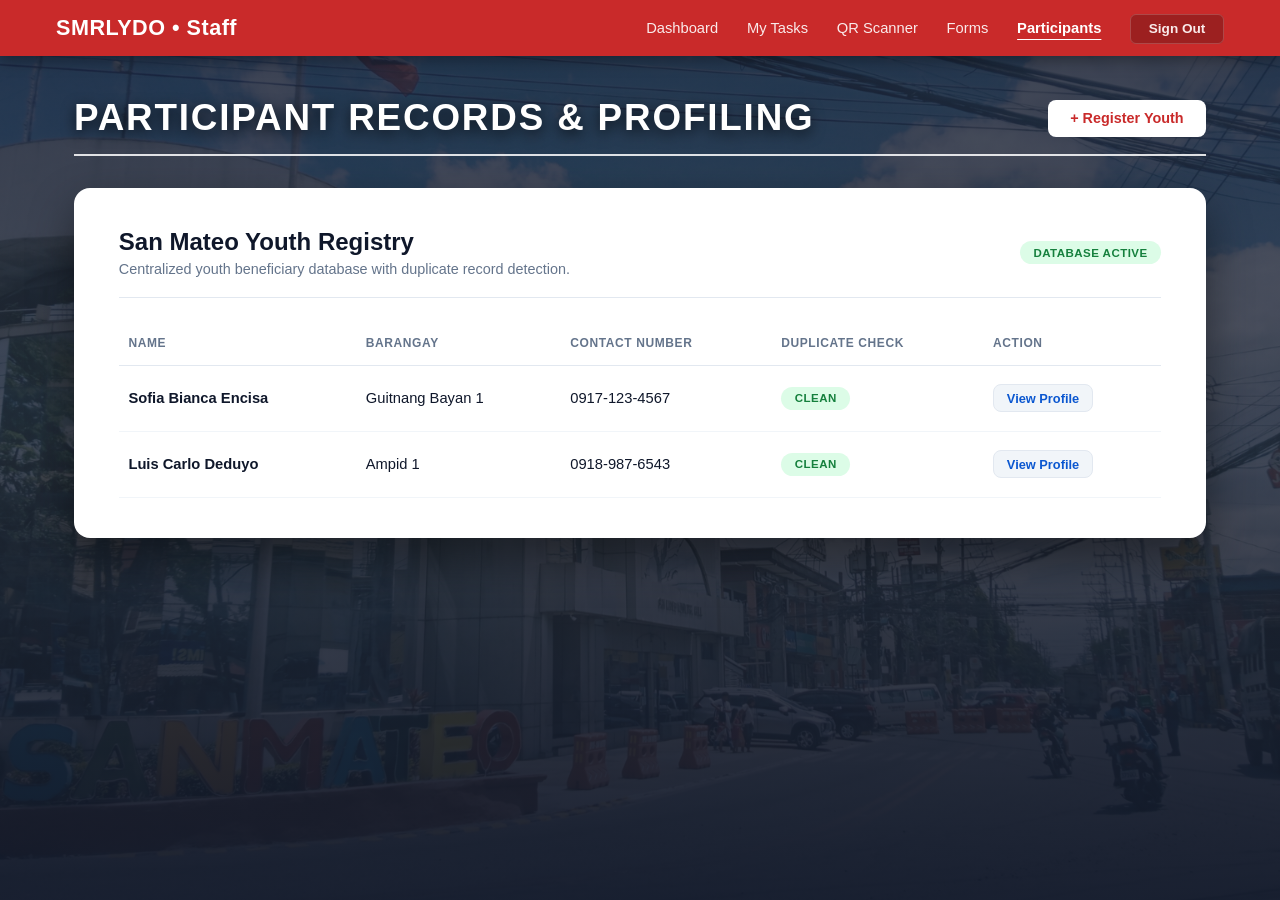
<file: staff/participants.html>
<!DOCTYPE html>
<html lang="en">
<head>
  <meta charset="UTF-8">
  <meta name="viewport" content="width=device-width, initial-scale=1.0">
  <title>Youth Profiles - SMRLYDO</title>
  <link rel="stylesheet" href="../style/staff-style.css">
</head>
<body>

  <div class="staff-bg-wrapper"></div>
  <div class="staff-overlay"></div>

  <nav class="navbar-staff">
    <div class="navbar-brand">SMRLYDO &bull; Staff</div>
    <ul class="nav-links">
      <li><a href="dashboard.html">Dashboard</a></li>
      <li><a href="tasks.html">My Tasks</a></li>
      <li><a href="scanner.html">QR Scanner</a></li>
      <li><a href="forms.html">Forms</a></li>
      <li><a href="participants.html" class="active">Participants</a></li>
      <li><a href="../login.html" class="logout-link">Sign Out</a></li>
    </ul>
  </nav>

  <main class="staff-container">
    <div class="banner-heading-wrap">
      <h1 class="banner-heading">PARTICIPANT RECORDS &amp; PROFILING</h1>
      <button class="btn-primary" style="background:#ffffff; color:#c92a2a;" onclick="openRegisterModal()">+ Register Youth</button>
    </div>

    <div class="prototype-card">
      <div class="card-header-row">
        <div>
          <h2>San Mateo Youth Registry</h2>
          <p style="color:var(--text-muted); font-size:0.9rem; margin-top:0.3rem;">
            Centralized youth beneficiary database with duplicate record detection.
          </p>
        </div>
        <span class="badge badge-completed">Database Active</span>
      </div>

      <table class="staff-table">
        <thead>
          <tr>
            <th>NAME</th>
            <th>BARANGAY</th>
            <th>CONTACT NUMBER</th>
            <th>DUPLICATE CHECK</th>
            <th>ACTION</th>
          </tr>
        </thead>
        <tbody id="participantTableBody">
          <tr>
            <td><strong>Sofia Bianca Encisa</strong></td>
            <td>Guitnang Bayan 1</td>
            <td>0917-123-4567</td>
            <td><span class="badge badge-clean">Clean</span></td>
            <td>
              <button class="btn-secondary" style="padding:0.35rem 0.8rem; font-size:0.8rem; color:#0b57d0;" onclick="viewYouthProfile('Sofia Bianca Encisa', 'Guitnang Bayan 1', '0917-123-4567', 'sofia@example.com', '2004-05-14', 'CSO Youth Academy (Completed), SK Mandatory Training (Passed)')">
                View Profile
              </button>
            </td>
          </tr>
          <tr>
            <td><strong>Luis Carlo Deduyo</strong></td>
            <td>Ampid 1</td>
            <td>0918-987-6543</td>
            <td><span class="badge badge-clean">Clean</span></td>
            <td>
              <button class="btn-secondary" style="padding:0.35rem 0.8rem; font-size:0.8rem; color:#0b57d0;" onclick="viewYouthProfile('Luis Carlo Deduyo', 'Ampid 1', '0918-987-6543', 'luis@example.com', '2003-11-20', 'Good Governance Summit (Completed)')">
                View Profile
              </button>
            </td>
          </tr>
        </tbody>
      </table>
    </div>
  </main>

  <div class="modal-overlay" id="registerModal">
    <div class="modal-window">
      <div style="display:flex; justify-content:space-between; align-items:center; border-bottom:1px solid var(--border-color); padding-bottom:0.8rem; margin-bottom:1.2rem;">
        <h3 style="font-size:1.3rem; font-weight:800; color:#0f172a;">Register New Youth Beneficiary</h3>
        <button onclick="closeRegisterModal()" style="background:none; border:none; font-size:1.6rem; cursor:pointer; color:#64748b;">&times;</button>
      </div>

      <form id="registerForm" onsubmit="handleRegisterYouth(event)">
        <div style="margin-bottom:1rem;">
          <label style="font-size:0.85rem; font-weight:700; color:#475569;">Full Name</label>
          <input type="text" id="regName" class="form-control" placeholder="e.g. Eldridge Shean Camaya" required>
        </div>

        <div style="margin-bottom:1rem;">
          <label style="font-size:0.85rem; font-weight:700; color:#475569;">Barangay</label>
          <select id="regBarangay" class="form-control">
            <option value="Guitnang Bayan 1">Guitnang Bayan 1</option>
            <option value="Guitnang Bayan 2">Guitnang Bayan 2</option>
            <option value="Ampid 1">Ampid 1</option>
            <option value="Ampid 2">Ampid 2</option>
            <option value="Banaba">Banaba</option>
            <option value="Malanday">Malanday</option>
            <option value="Silangan">Silangan</option>
          </select>
        </div>

        <div style="margin-bottom:1rem;">
          <label style="font-size:0.85rem; font-weight:700; color:#475569;">Contact Number</label>
          <input type="text" id="regPhone" class="form-control" placeholder="e.g. 0919-555-4321" required>
        </div>

        <div style="margin-bottom:1rem;">
          <label style="font-size:0.85rem; font-weight:700; color:#475569;">Email Address</label>
          <input type="email" id="regEmail" class="form-control" placeholder="e.g. youth@gmail.com" required>
        </div>

        <div style="margin-bottom:1.5rem;">
          <label style="font-size:0.85rem; font-weight:700; color:#475569;">Date of Birth</label>
          <input type="date" id="regDob" class="form-control" required>
        </div>

        <div style="display:flex; justify-content:flex-end; gap:0.8rem;">
          <button type="button" class="btn-secondary" onclick="closeRegisterModal()">Cancel</button>
          <button type="submit" class="btn-primary">Verify &amp; Register</button>
        </div>
      </form>
    </div>
  </div>

  <div class="modal-overlay" id="profileModal">
    <div class="modal-window">
      <div style="display:flex; justify-content:space-between; align-items:center; border-bottom:1px solid var(--border-color); padding-bottom:0.8rem; margin-bottom:1.2rem;">
        <h3 id="profNameTitle" style="font-size:1.3rem; font-weight:800; color:#0f172a;">Participant Profile</h3>
        <button onclick="closeProfileModal()" style="background:none; border:none; font-size:1.6rem; cursor:pointer; color:#64748b;">&times;</button>
      </div>

      <div style="background:#f8fafc; border:1px solid var(--border-color); border-radius:10px; padding:1.5rem; line-height:1.7; font-size:0.9rem;">
        <p><strong>Resident Barangay:</strong> <span id="profBarangay"></span></p>
        <p><strong>Contact:</strong> <span id="profPhone"></span></p>
        <p><strong>Email:</strong> <span id="profEmail"></span></p>
        <p><strong>Date of Birth:</strong> <span id="profDob"></span></p>
        <p style="margin-top:0.8rem;"><strong>Accredited Program Modules:</strong></p>
        <div id="profHistory" style="background:#ffffff; padding:0.6rem; border-radius:6px; border:1px solid #e2e8f0; font-size:0.85rem; color:#475569;"></div>
      </div>

      <div style="display:flex; justify-content:flex-end; margin-top:1.5rem;">
        <button class="btn-primary" onclick="closeProfileModal()">Close</button>
      </div>
    </div>
  </div>

  <script src="../script/staff-participants.js"></script>

</body>
</html>
</file>
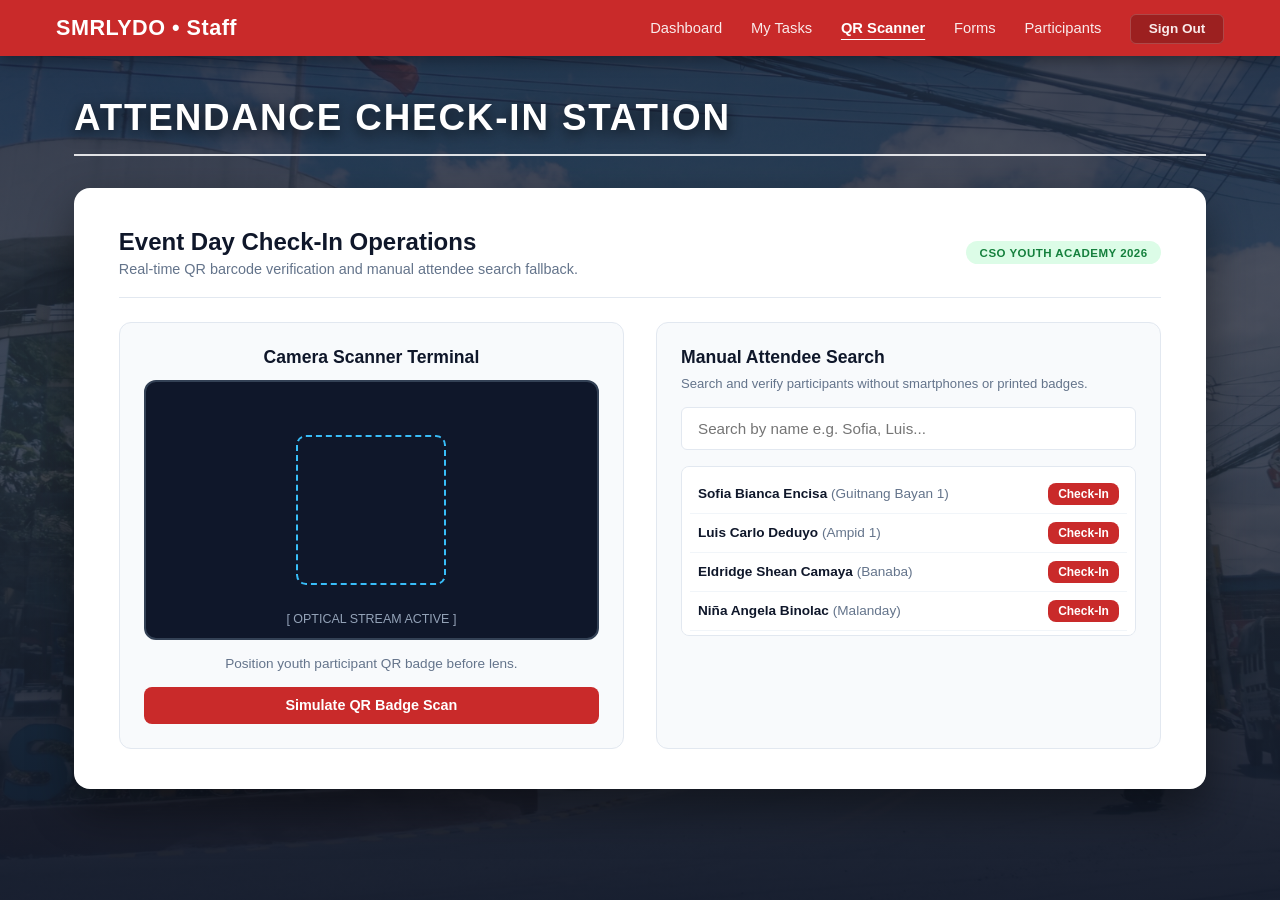
<file: staff/scanner.html>
<!DOCTYPE html>
<html lang="en">
<head>
  <meta charset="UTF-8">
  <meta name="viewport" content="width=device-width, initial-scale=1.0">
  <title>Attendance Check-In Station - SMRLYDO</title>
  <link rel="stylesheet" href="../style/staff-style.css">
</head>
<body>

  <div class="staff-bg-wrapper"></div>
  <div class="staff-overlay"></div>

  <nav class="navbar-staff">
    <div class="navbar-brand">SMRLYDO &bull; Staff</div>
    <ul class="nav-links">
      <li><a href="dashboard.html">Dashboard</a></li>
      <li><a href="tasks.html">My Tasks</a></li>
      <li><a href="scanner.html" class="active">QR Scanner</a></li>
      <li><a href="forms.html">Forms</a></li>
      <li><a href="participants.html">Participants</a></li>
      <li><a href="../login.html" class="logout-link">Sign Out</a></li>
    </ul>
  </nav>

  <main class="staff-container">
    <div class="banner-heading-wrap">
      <h1 class="banner-heading">ATTENDANCE CHECK-IN STATION</h1>
    </div>

    <div class="prototype-card">
      <div class="card-header-row">
        <div>
          <h2>Event Day Check-In Operations</h2>
          <p style="color:var(--text-muted); font-size:0.9rem; margin-top:0.3rem;">
            Real-time QR barcode verification and manual attendee search fallback.
          </p>
        </div>
        <span class="badge badge-completed">CSO Youth Academy 2026</span>
      </div>

      <div style="display:grid; grid-template-columns:1fr 1fr; gap:2rem;">
        <div style="background:#f8fafc; border:1px solid var(--border-color); border-radius:12px; padding:1.5rem; text-align:center;">
          <h3 style="font-size:1.1rem; color:#0f172a; margin-bottom:0.75rem;">Camera Scanner Terminal</h3>
          <div class="scanner-feed">
            <div class="reticle"></div>
            <p style="position:absolute; bottom:12px; font-size:0.78rem; color:#94a3b8;">[ OPTICAL STREAM ACTIVE ]</p>
          </div>
          <p style="font-size:0.85rem; color:var(--text-muted); margin:1rem 0;">Position youth participant QR badge before lens.</p>
          <button class="btn-primary" style="width:100%;" onclick="simulateQRScan()">Simulate QR Badge Scan</button>
        </div>

        <div style="background:#f8fafc; border:1px solid var(--border-color); border-radius:12px; padding:1.5rem;">
          <h3 style="font-size:1.1rem; color:#0f172a; margin-bottom:0.5rem;">Manual Attendee Search</h3>
          <p style="font-size:0.82rem; color:var(--text-muted); margin-bottom:1rem;">
            Search and verify participants without smartphones or printed badges.
          </p>
          
          <div style="display:flex; gap:0.5rem; margin-bottom:1rem;">
            <input type="text" id="manualSearchInput" class="form-control" placeholder="Search by name e.g. Sofia, Luis..." oninput="filterManualSearch()">
          </div>

          <div id="manualResultsBox" style="background:#ffffff; border:1px solid var(--border-color); border-radius:8px; max-height:170px; overflow-y:auto; padding:0.5rem;">
          </div>
        </div>
      </div>

      <div id="scanAlertBox" style="display:none; margin-top:1.5rem; background:#dcfce7; border:1px solid #86efac; color:#15803d; padding:1rem; border-radius:8px; font-size:0.92rem; font-weight:600;">
        Check-in Verified: <span id="confirmedAttendee"></span> &bull; Logged at <span id="checkInTime"></span>
      </div>
    </div>
  </main>

  <script src="../script/staff-scanner.js"></script>

</body>
</html>
</file>
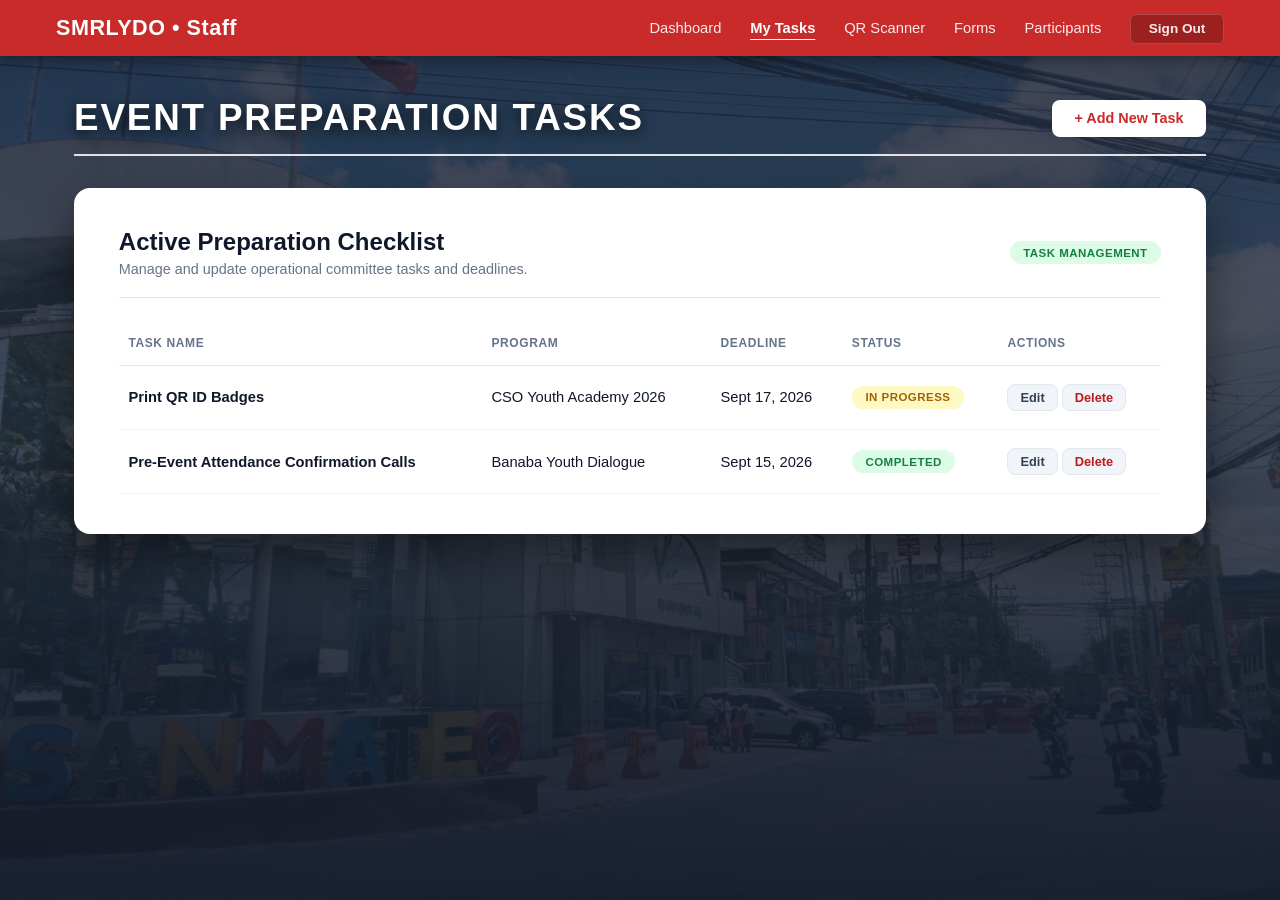
<file: staff/tasks.html>
<!DOCTYPE html>
<html lang="en">
<head>
  <meta charset="UTF-8">
  <meta name="viewport" content="width=device-width, initial-scale=1.0">
  <title>Preparation Tasks - SMRLYDO</title>
  <link rel="stylesheet" href="../style/staff-style.css">
</head>
<body>

  <div class="staff-bg-wrapper"></div>
  <div class="staff-overlay"></div>

  <nav class="navbar-staff">
    <div class="navbar-brand">SMRLYDO &bull; Staff</div>
    <ul class="nav-links">
      <li><a href="dashboard.html">Dashboard</a></li>
      <li><a href="tasks.html" class="active">My Tasks</a></li>
      <li><a href="scanner.html">QR Scanner</a></li>
      <li><a href="forms.html">Forms</a></li>
      <li><a href="participants.html">Participants</a></li>
      <li><a href="../login.html" class="logout-link">Sign Out</a></li>
    </ul>
  </nav>

  <main class="staff-container">
    <div class="banner-heading-wrap">
      <h1 class="banner-heading">EVENT PREPARATION TASKS</h1>
      <button class="btn-primary" style="background:#ffffff; color:#c92a2a;" onclick="openTaskModal('add')">+ Add New Task</button>
    </div>

    <div class="prototype-card">
      <div class="card-header-row">
        <div>
          <h2>Active Preparation Checklist</h2>
          <p style="color:var(--text-muted); font-size:0.9rem; margin-top:0.3rem;">
            Manage and update operational committee tasks and deadlines.
          </p>
        </div>
        <span class="badge badge-completed">Task Management</span>
      </div>

      <table class="staff-table">
        <thead>
          <tr>
            <th>TASK NAME</th>
            <th>PROGRAM</th>
            <th>DEADLINE</th>
            <th>STATUS</th>
            <th>ACTIONS</th>
          </tr>
        </thead>
        <tbody id="taskTableBody">
          <tr id="task-row-1">
            <td><strong>Print QR ID Badges</strong></td>
            <td>CSO Youth Academy 2026</td>
            <td>Sept 17, 2026</td>
            <td><span class="badge badge-ongoing">In Progress</span></td>
            <td>
              <button class="btn-secondary" style="padding:0.3rem 0.75rem; font-size:0.8rem;" onclick="openTaskModal('edit', 'task-row-1')">Edit</button>
              <button class="btn-secondary" style="padding:0.3rem 0.75rem; font-size:0.8rem; color:#b91c1c;" onclick="deleteTask('task-row-1')">Delete</button>
            </td>
          </tr>
          <tr id="task-row-2">
            <td><strong>Pre-Event Attendance Confirmation Calls</strong></td>
            <td>Banaba Youth Dialogue</td>
            <td>Sept 15, 2026</td>
            <td><span class="badge badge-completed">Completed</span></td>
            <td>
              <button class="btn-secondary" style="padding:0.3rem 0.75rem; font-size:0.8rem;" onclick="openTaskModal('edit', 'task-row-2')">Edit</button>
              <button class="btn-secondary" style="padding:0.3rem 0.75rem; font-size:0.8rem; color:#b91c1c;" onclick="deleteTask('task-row-2')">Delete</button>
            </td>
          </tr>
        </tbody>
      </table>
    </div>
  </main>

  <div class="modal-overlay" id="taskModal">
    <div class="modal-window">
      <div style="display:flex; justify-content:space-between; align-items:center; border-bottom:1px solid var(--border-color); padding-bottom:0.8rem; margin-bottom:1.2rem;">
        <h3 id="taskModalHeading" style="font-size:1.3rem; font-weight:800; color:#0f172a;">Add New Task</h3>
        <button onclick="closeTaskModal()" style="background:none; border:none; font-size:1.6rem; cursor:pointer; color:#64748b;">&times;</button>
      </div>

      <form id="taskForm" onsubmit="handleSaveTask(event)">
        <input type="hidden" id="editTaskId">
        <div style="margin-bottom:1rem;">
          <label style="font-size:0.85rem; font-weight:700; color:#475569;">Task Description</label>
          <input type="text" id="taskNameInput" class="form-control" placeholder="e.g. Prepare Training Kits" required>
        </div>
        <div style="margin-bottom:1rem;">
          <label style="font-size:0.85rem; font-weight:700; color:#475569;">Target Program</label>
          <input type="text" id="taskProgramInput" class="form-control" placeholder="e.g. CSO Youth Academy 2026" required>
        </div>
        <div style="margin-bottom:1rem;">
          <label style="font-size:0.85rem; font-weight:700; color:#475569;">Deadline Date</label>
          <input type="text" id="taskDeadlineInput" class="form-control" placeholder="e.g. Sept 20, 2026" required>
        </div>
        <div style="margin-bottom:1.5rem;">
          <label style="font-size:0.85rem; font-weight:700; color:#475569;">Status</label>
          <select id="taskStatusInput" class="form-control">
            <option value="In Progress">In Progress</option>
            <option value="Completed">Completed</option>
          </select>
        </div>
        <div style="display:flex; justify-content:flex-end; gap:0.8rem;">
          <button type="button" class="btn-secondary" onclick="closeTaskModal()">Cancel</button>
          <button type="submit" class="btn-primary">Save Task</button>
        </div>
      </form>
    </div>
  </div>

  <script src="../script/staff-tasks.js"></script>

</body>
</html>
</file>
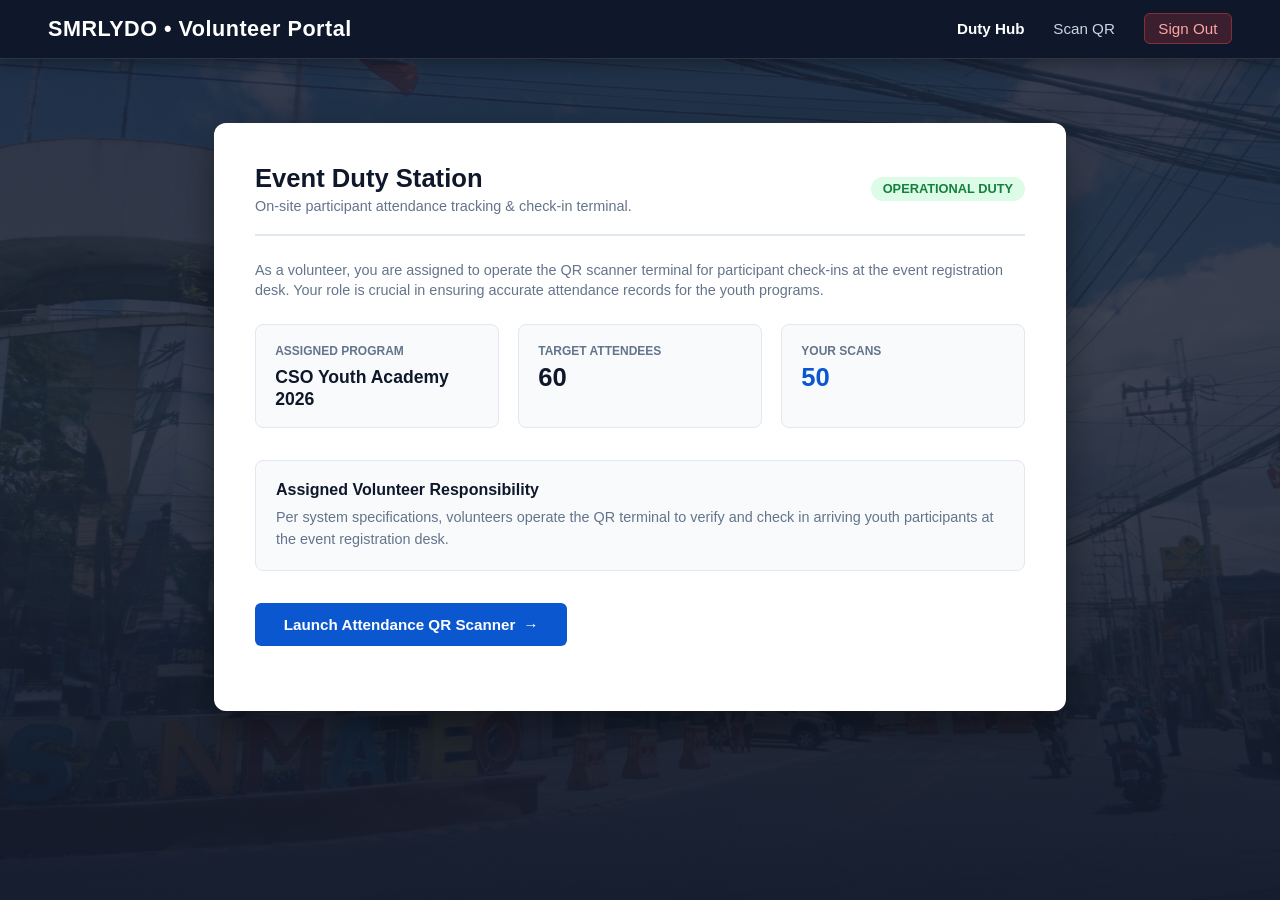
<file: user/dashboard.html>
<!DOCTYPE html>
<html lang="en">
<head>
  <meta charset="UTF-8">
  <meta name="viewport" content="width=device-width, initial-scale=1.0">
  <title>Volunteer Hub - SMRLYDO</title>
  <link rel="stylesheet" href="../style/user-style.css">
</head>
<body>

  <div class="volunteer-bg-wrapper"></div>
  <div class="volunteer-overlay"></div>

  <nav class="navbar-volunteer">
    <div class="navbar-brand">SMRLYDO &bull; Volunteer Portal</div>
    <ul class="nav-links">
      <li><a href="dashboard.html" class="active">Duty Hub</a></li>
      <li><a href="scanner.html">Scan QR</a></li>
      <li><a href="../login.html" class="logout-link">Sign Out</a></li>
    </ul>
  </nav>

  <main class="user-container">
    <div class="prototype-card">
      <div class="card-title-row">
        <div>
          <h2>Event Duty Station</h2>
          <p style="color:var(--text-muted); font-size:0.9rem; margin-top:0.3rem;">
            On-site participant attendance tracking & check-in terminal.
          </p>
        </div>
        <span class="card-badge">Operational Duty</span>
      </div>

        <div style="margin-top:1.5rem; margin-bottom:1.5rem;">
          <p style="color:var(--text-muted); font-size:0.9rem; line-height:1.4;">
            As a volunteer, you are assigned to operate the QR scanner terminal for participant check-ins at the event registration desk. Your role is crucial in ensuring accurate attendance records for the youth programs.
         </p>
        <div class="metrics-row">
        <div class="metric-box">
          <span>Assigned Program</span>
          <h4 style="font-size:1.1rem; line-height:1.3; margin-top:0.4rem;">CSO Youth Academy 2026</h4>
        </div>
        <div class="metric-box">
          <span>Target Attendees</span>
          <h4>60</h4>
        </div>
        <div class="metric-box">
          <span>Your Scans</span>
          <h4 id="volunteerScanCount" style="color:#0b57d0;">50</h4>
        </div>
      </div>

      <div style="background:#f8fafc; border:1px solid var(--border-color); border-radius:8px; padding:1.25rem; margin-bottom:2rem;">
        <h4 style="font-size:1rem; margin-bottom:0.5rem; color:#0f172a;">Assigned Volunteer Responsibility</h4>
        <p style="color:var(--text-muted); font-size:0.9rem; line-height:1.5;">
          Per system specifications, volunteers operate the QR terminal to verify and check in arriving youth participants at the event registration desk.
        </p>
      </div>

      <div style="display:flex; gap:1rem; flex-wrap:wrap;">
        <a href="scanner.html" class="btn-primary">
          <span>Launch Attendance QR Scanner</span>
          <span>&rarr;</span>
        </a>
      </div>
    </div>
  </main>

</body>
</html>
</file>
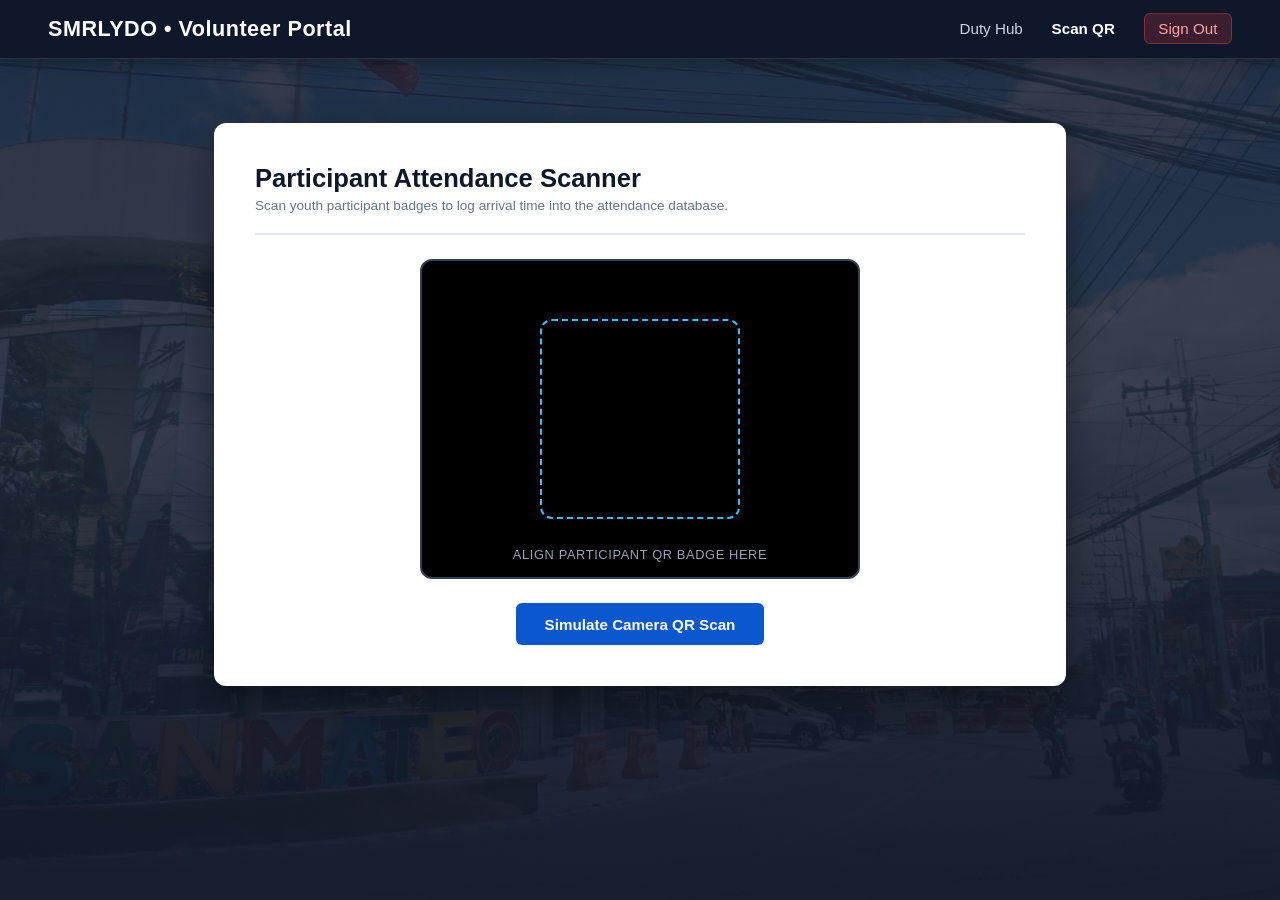
<file: user/scanner.html>
<!DOCTYPE html>
<html lang="en">
<head>
  <meta charset="UTF-8">
  <meta name="viewport" content="width=device-width, initial-scale=1.0">
  <title>Volunteer QR Scanner - SMRLYDO</title>
  <link rel="stylesheet" href="../style/user-style.css">
</head>
<body>

  <div class="volunteer-bg-wrapper"></div>
  <div class="volunteer-overlay"></div>

  <nav class="navbar-volunteer">
    <div class="navbar-brand">SMRLYDO &bull; Volunteer Portal</div>
    <ul class="nav-links">
      <li><a href="dashboard.html">Duty Hub</a></li>
      <li><a href="scanner.html" class="active">Scan QR</a></li>
      <li><a href="../login.html" class="logout-link">Sign Out</a></li>
    </ul>
  </nav>

  <main class="user-container">
    <div class="prototype-card" style="text-align: center;">
      <div class="card-title-row" style="text-align: left;">
        <div>
          <h2>Participant Attendance Scanner</h2>
          <p style="color: var(--text-muted); font-size: 0.85rem; margin-top: 0.3rem;">
            Scan youth participant badges to log arrival time into the attendance database.
          </p>
        </div>
      </div>

      <div class="scanner-viewport">
        <div class="scanner-target-reticle"></div>
        <p style="position: absolute; bottom: 15px; font-size: 0.8rem; color: #94a3b8; letter-spacing: 0.05em;">
          ALIGN PARTICIPANT QR BADGE HERE
        </p>
      </div>

      <div style="margin-top: 1.5rem;">
        <button type="button" class="btn-primary" onclick="triggerAttendanceScan()">
          Simulate Camera QR Scan
        </button>
      </div>

      <div id="scanFeedback" style="display:none; margin-top:1.25rem; background:#dcfce7; border:1px solid #86efac; color:#15803d; padding:0.85rem; border-radius:8px; font-size:0.9rem; font-weight:600;">
        Attendance Recorded: Jasmine Annika Pereye &bull; Check-in logged at <span id="scanTimestamp"></span>
    </div>
  </main>

  <script>
    function triggerAttendanceScan() {
      const feedback = document.getElementById('scanFeedback');
      const timeSpan = document.getElementById('scanTimestamp');
      
      timeSpan.innerText = new Date().toLocaleTimeString();
      feedback.style.display = 'block';

      // Auto-hide alert after 4 seconds
      setTimeout(() => {
        feedback.style.display = 'none';
      }, 4000);
    }
  </script>

</body>
</html>
</file>
<file: style/admin-style.css>
:root {
  --admin-blue: #0b57d0;
  --admin-blue-hover: #084298;
  --user-dark: #0b1120;
  --card-bg: #ffffff;
  --border-subtle: #e2e8f0;
  --border-color: #e2e8f0;
  --text-dark: #0f172a;
  --text-muted: #64748b;
  --badge-green-bg: #dcfce7;
  --badge-green: #15803d;
  --badge-amber-bg: #fef9c3;
  --badge-amber: #a16207;
  --badge-red-bg: #fee2e2;
  --badge-red: #b91c1c;
  --badge-completed: #10b981;
  --badge-ongoing: #facc15;
  --badge-cancelled: #ef4444;
  --signout-bg: rgba(0, 0, 0, 0.22);
}

* {
  margin: 0;
  padding: 0;
  box-sizing: border-box;
  font-family: -apple-system, BlinkMacSystemFont, "Segoe UI", Roboto, Helvetica, Arial, sans-serif;
}

body {
  min-height: 100vh;
  color: var(--text-dark);
  background-color: var(--user-dark);
  position: relative;
  overflow-x: hidden;
}

/* ============================================================
   1. BACKGROUND & OVERLAY (Fixed to youth1.png)
============================================================ */
.admin-bg-wrapper {
  position: fixed;
  inset: 0;
  background: url('../images/youth1.png') center/cover no-repeat;
  z-index: 0;
}

.admin-overlay {
  position: fixed;
  inset: 0;
  background: linear-gradient(
    180deg,
    rgba(15, 23, 42, 0.78) 0%,
    rgba(15, 23, 42, 0.60) 50%,
    rgba(15, 23, 42, 0.85) 100%
  );
  z-index: 1;
}

/* ============================================================
   2. TOP MUNICIPAL BLUE NAVBAR
============================================================ */
.navbar-admin {
  position: relative;
  z-index: 10;
  background-color: var(--admin-blue);
  color: #ffffff;
  display: flex;
  justify-content: space-between;
  align-items: center;
  padding: 0.95rem 3.5rem;
  box-shadow: 0 4px 15px rgba(0, 0, 0, 0.35);
}

.navbar-brand {
  font-weight: 800;
  font-size: 1.35rem;
  letter-spacing: 0.5px;
  color: #ffffff;
}

.nav-links {
  display: flex;
  list-style: none;
  gap: 1.8rem;
  align-items: center;
}

.nav-links a {
  color: #ffffff;
  text-decoration: none;
  font-size: 0.92rem;
  font-weight: 500;
  opacity: 0.9;
  transition: opacity 0.2s;
}

.nav-links a:hover,
.nav-links a.active {
  opacity: 1;
  font-weight: 700;
  text-decoration: underline;
  text-underline-offset: 6px;
}

.nav-links .logout-link {
  background: var(--signout-bg);
  color: #ffffff;
  padding: 0.4rem 1.1rem;
  border-radius: 6px;
  font-weight: 600;
  font-size: 0.85rem;
  border: 1px solid rgba(255, 255, 255, 0.2);
  text-decoration: none !important;
}

.nav-links .logout-link:hover {
  background: rgba(0, 0, 0, 0.35);
}

.nav-profile-icon {
  font-size: 1.4rem;
  color: #ffffff;
  text-decoration: none !important;
  margin-left: 0.5rem;
}

/* ============================================================
   3. SHARED PAGE CONTAINERS (Both admin-container & programs-container)
============================================================ */
.admin-container,
.programs-container {
  position: relative;
  z-index: 5; /* Critical: keeps content above .admin-overlay */
  padding: 2.5rem 1.5rem;
  max-width: 1280px;
  margin: 0 auto;
}

/* Prototype Card (Dashboard, Management, Reports) */
.prototype-card {
  background: var(--card-bg);
  border-radius: 16px;
  padding: 2.6rem 2.8rem;
  box-shadow: 0 20px 45px rgba(0, 0, 0, 0.45);
}

/* Unified Headers */
.card-title-row,
.card-header-row,
.programs-header-row {
  display: flex;
  justify-content: space-between;
  align-items: center;
  border-bottom: 2px solid var(--border-subtle);
  padding-bottom: 1.25rem;
  margin-bottom: 1.5rem;
}

.card-title-row h2,
.card-header-row h2 {
  font-size: 1.6rem;
  font-weight: 800;
  color: var(--text-dark);
}

.page-title {
  font-size: 2.2rem;
  font-weight: 900;
  color: #ffffff;
  letter-spacing: 0.04em;
  text-shadow: 0 3px 10px rgba(0, 0, 0, 0.6);
  text-transform: uppercase;
}

/* ============================================================
   4. METRICS GRID & CARDS (Dashboard & Reports)
============================================================ */
.metrics-grid {
  display: grid;
  grid-template-columns: repeat(auto-fit, minmax(220px, 1fr));
  gap: 1.2rem;
  margin-bottom: 1.6rem;
}

.metric-card {
  background: #ffffff;
  border: 1px solid var(--border-subtle);
  border-radius: 10px;
  padding: 1.2rem 1.4rem;
  display: flex;
  flex-direction: column;
  justify-content: space-between;
}

.metric-card span {
  font-size: 0.75rem;
  color: var(--text-muted);
  font-weight: 700;
  text-transform: uppercase;
  letter-spacing: 0.04em;
}

.metric-card h3 {
  font-size: 2.1rem;
  font-weight: 800;
  margin: 0.4rem 0;
  color: var(--text-dark);
}

/* ============================================================
   5. BUTTONS & FORM INPUTS
============================================================ */
.btn-primary {
  display: inline-flex;
  align-items: center;
  gap: 0.5rem;
  background-color: var(--admin-blue);
  color: #ffffff;
  padding: 0.75rem 1.6rem;
  border-radius: 8px;
  text-decoration: none;
  font-weight: 700;
  font-size: 0.92rem;
  border: none;
  cursor: pointer;
  transition: background-color 0.2s, transform 0.1s;
}

.btn-primary:hover {
  background-color: var(--admin-blue-hover);
  transform: translateY(-1px);
}

.btn-secondary {
  display: inline-flex;
  align-items: center;
  gap: 0.4rem;
  background-color: #f1f5f9;
  color: #334155;
  padding: 0.75rem 1.4rem;
  border-radius: 8px;
  text-decoration: none;
  font-weight: 600;
  font-size: 0.92rem;
  border: 1px solid var(--border-subtle);
  cursor: pointer;
  transition: background-color 0.2s;
}

.btn-secondary:hover {
  background-color: #e2e8f0;
}

.btn-add-program {
  background-color: #ffffff;
  color: var(--admin-blue);
  border: none;
  font-weight: 700;
  font-size: 0.9rem;
  padding: 0.65rem 1.4rem;
  border-radius: 999px;
  cursor: pointer;
  box-shadow: 0 4px 15px rgba(0, 0, 0, 0.25);
  transition: all 0.2s ease;
}

.btn-add-program:hover {
  background-color: #f1f5f9;
  transform: translateY(-2px);
}

.form-control {
  padding: 0.65rem 0.9rem;
  border: 1px solid var(--border-subtle);
  border-radius: 6px;
  font-size: 0.9rem;
  outline: none;
  background: #ffffff;
}

.form-control:focus {
  border-color: var(--admin-blue);
}

/* ============================================================
   6. BADGES
============================================================ */
.badge {
  display: inline-block;
  padding: 0.3rem 0.75rem;
  font-size: 0.75rem;
  font-weight: 700;
  border-radius: 999px;
  text-transform: uppercase;
  letter-spacing: 0.04em;
}

.badge-completed { background: var(--badge-green-bg); color: var(--badge-green); }
.badge-ongoing { background: var(--badge-amber-bg); color: var(--badge-amber); }
.badge-cancelled { background: var(--badge-red-bg); color: var(--badge-red); }

.badge-capsule {
  display: inline-block;
  font-size: 0.72rem;
  font-weight: 800;
  padding: 0.38rem 0.9rem;
  border-radius: 999px;
  letter-spacing: 0.04em;
  text-transform: uppercase;
  color: #ffffff;
}

.badge-capsule.completed { background-color: var(--badge-completed); }
.badge-capsule.ongoing { background-color: var(--badge-ongoing); color: #0f172a; }
.badge-capsule.cancelled { background-color: var(--badge-cancelled); }

/* ============================================================
   7. PROGRAM CARDS & SLIDER (Programs Tab)
============================================================ */
.programs-slider {
  display: grid;
  grid-template-columns: repeat(auto-fit, minmax(320px, 1fr));
  gap: 1.8rem;
  padding-bottom: 1.5rem;
}

.program-card {
  background: var(--card-bg);
  border-radius: 12px;
  overflow: hidden;
  box-shadow: 0 15px 35px rgba(0, 0, 0, 0.35);
  display: flex;
  flex-direction: column;
  transition: transform 0.2s ease;
}

.program-card:hover {
  transform: translateY(-4px);
}

.program-card-img {
  width: 100%;
  height: 180px;
  object-fit: cover;
  flex-shrink: 0;
  display: block;
  background-color: #cbd5e1;
}

.program-card-body {
  padding: 1.4rem;
  display: flex;
  flex-direction: column;
  justify-content: space-between;
  flex-grow: 1;
}

.card-title {
  font-size: 1.15rem;
  font-weight: 800;
  color: #0f172a;
  line-height: 1.35;
  margin-bottom: 0.75rem;
}

.program-meta {
  font-size: 0.85rem;
  color: #475569;
  margin-bottom: 0.35rem;
  line-height: 1.4;
}

.program-card-footer {
  margin-top: 1.4rem;
  display: flex;
  justify-content: space-between;
  align-items: center;
  border-top: 1px solid var(--border-subtle);
  padding-top: 1rem;
}

.card-action-group {
  display: inline-flex;
  gap: 0.5rem;
  align-items: center;
}

.btn-action-edit {
  background-color: var(--admin-blue);
  color: #ffffff;
  font-size: 0.78rem;
  font-weight: 700;
  border: none;
  padding: 0.45rem 1.15rem;
  border-radius: 999px;
  cursor: pointer;
  letter-spacing: 0.04em;
  transition: background-color 0.2s;
}

.btn-action-edit:hover {
  background-color: var(--admin-blue-hover);
}

.btn-action-delete {
  background-color: #fee2e2;
  color: #b91c1c;
  font-size: 0.78rem;
  font-weight: 700;
  border: 1px solid #fca5a5;
  padding: 0.42rem 0.95rem;
  border-radius: 999px;
  cursor: pointer;
  letter-spacing: 0.04em;
  transition: all 0.2s;
}

.btn-action-delete:hover {
  background-color: #ef4444;
  color: #ffffff;
  border-color: #ef4444;
}

.slider-scrollbar-track {
  display: flex;
  align-items: center;
  justify-content: center;
  gap: 1rem;
  margin-top: 1.5rem;
}

.slider-arrow-btn {
  background: none;
  border: none;
  color: #ffffff;
  font-size: 1.2rem;
  cursor: pointer;
}

.slider-track-line {
  width: 50%;
  height: 6px;
  background: rgba(255, 255, 255, 0.3);
  border-radius: 999px;
  position: relative;
}

.slider-thumb {
  position: absolute;
  top: -3px;
  left: 45%;
  width: 55px;
  height: 12px;
  background: #ffffff;
  border-radius: 999px;
}

/* ============================================================
   8. DATA TABLES (Management & Reports)
============================================================ */
.admin-table {
  width: 100%;
  border-collapse: collapse;
  margin-top: 1rem;
  font-size: 0.9rem;
}

.admin-table th {
  padding: 0.85rem 0.75rem;
  border-bottom: 2px solid var(--border-subtle);
  color: var(--text-muted);
  text-align: left;
  font-size: 0.8rem;
  background: #f8fafc;
}

.admin-table td {
  padding: 0.9rem 0.75rem;
  border-bottom: 1px solid var(--border-subtle);
}

/* ============================================================
   9. REPORTS CHARTS & THEMATIC TAGS
============================================================ */
.bar-chart-container {
  display: flex;
  align-items: flex-end;
  gap: 1.5rem;
  height: 180px;
  padding: 1rem 0;
  border-bottom: 2px solid var(--border-subtle);
  margin-top: 1rem;
}

.bar-col {
  flex: 1;
  display: flex;
  flex-direction: column;
  align-items: center;
  gap: 0.5rem;
  height: 100%;
  justify-content: flex-end;
}

.bar-fill {
  width: 100%;
  background: #0b57d0;
  border-radius: 4px 4px 0 0;
  transition: height 0.5s ease-in-out;
}

.bar-label {
  font-size: 0.75rem;
  color: var(--text-muted);
  text-align: center;
}

/* ============================================================
   10. MODAL WINDOWS & OVERLAYS
============================================================ */
.modal-overlay {
  position: fixed;
  inset: 0;
  width: 100vw;
  height: 100vh;
  background: rgba(15, 23, 42, 0.75);
  display: none;
  align-items: center;
  justify-content: center;
  z-index: 9999;
  padding: 1.5rem;
}

.modal-window {
  background: #ffffff;
  width: 100%;
  max-width: 620px;
  border-radius: 14px;
  padding: 2.2rem;
  box-shadow: 0 25px 60px rgba(0, 0, 0, 0.5);
  position: relative;
  max-height: 90vh;
  overflow-y: auto;
}

.btn-action-submit {
  background-color: var(--admin-blue);
  color: #ffffff;
  border: none;
  font-size: 0.9rem;
  font-weight: 700;
  padding: 0.65rem 1.6rem;
  border-radius: 6px;
  cursor: pointer;
}

.btn-action-cancel {
  background-color: #f1f5f9;
  color: #334155;
  border: 1px solid var(--border-subtle);
  font-size: 0.9rem;
  font-weight: 600;
  padding: 0.65rem 1.2rem;
  border-radius: 6px;
  cursor: pointer;
}

@media (max-width: 768px) {
  .navbar-admin { padding: 1rem 1.5rem; }
  .admin-container, .programs-container { padding: 2rem 1rem; }
  .prototype-card { padding: 1.8rem 1.4rem; }
  .metrics-grid { grid-template-columns: 1fr; }
  .programs-slider { grid-template-columns: 1fr; }
}
</file>
<file: style/staff-style.css>
/* ============================================================
   1. GLOBAL VARIABLES & RESET
============================================================ */
:root {
  --staff-red: #c92a2a;
  --staff-red-hover: #a61e1e;
  --user-dark: #0b1120;
  --card-bg: #ffffff;
  --border-subtle: #f1f5f9;
  --border-color: #e2e8f0;
  --text-dark: #0f172a;
  --text-muted: #64748b;
  --btn-blue: #0b57d0;
  --btn-blue-hover: #084298;
  --badge-green-bg: #dcfce7;
  --badge-green: #15803d;
  --badge-amber-bg: #fef9c3;
  --badge-amber: #a16207;
  --badge-red-bg: #fee2e2;
  --badge-red: #b91c1c;
}

* {
  margin: 0;
  padding: 0;
  box-sizing: border-box;
  font-family: -apple-system, BlinkMacSystemFont, "Segoe UI", Roboto, sans-serif;
}

body {
  min-height: 100vh;
  color: var(--text-dark);
  background-color: var(--user-dark);
  position: relative;
  overflow-x: hidden;
}

/* ============================================================
   2. BACKGROUND IMAGE & OVERLAYS
============================================================ */
.staff-bg-wrapper {
  position: fixed;
  inset: 0;
  background: url('../images/youth1.png') center/cover no-repeat;
  z-index: 0;
}

.staff-overlay {
  position: fixed;
  inset: 0;
  background: linear-gradient(
    180deg,
    rgba(15, 23, 42, 0.78) 0%,
    rgba(15, 23, 42, 0.58) 50%,
    rgba(15, 23, 42, 0.85) 100%
  );
  z-index: 1;
}

/* ============================================================
   3. NAVIGATION BAR
============================================================ */
.navbar-staff {
  position: relative;
  z-index: 10;
  background-color: var(--staff-red);
  color: #ffffff;
  display: flex;
  justify-content: space-between;
  align-items: center;
  padding: 0.95rem 3.5rem;
  box-shadow: 0 4px 15px rgba(0, 0, 0, 0.35);
}

.navbar-brand {
  font-weight: 800;
  font-size: 1.35rem;
  letter-spacing: 0.5px;
  color: #ffffff;
}

.nav-links {
  display: flex;
  list-style: none;
  gap: 1.8rem;
  align-items: center;
}

.nav-links a {
  color: #ffffff;
  text-decoration: none;
  font-size: 0.92rem;
  font-weight: 500;
  opacity: 0.9;
  transition: opacity 0.2s;
}

.nav-links a:hover,
.nav-links a.active {
  opacity: 1;
  font-weight: 700;
  text-decoration: underline;
  text-underline-offset: 6px;
}

.nav-links .logout-link {
  background: rgba(0, 0, 0, 0.25);
  color: #ffffff;
  padding: 0.4rem 1.1rem;
  border-radius: 6px;
  font-weight: 600;
  font-size: 0.85rem;
  border: 1px solid rgba(255, 255, 255, 0.2);
  text-decoration: none !important;
}

.nav-profile-icon {
  font-size: 1.4rem;
  color: #ffffff;
  text-decoration: none !important;
  margin-left: 0.5rem;
}

/* ============================================================
   4. LAYOUT & CONTAINERS
============================================================ */
/* Main Container */
.staff-container {
  position: relative;
  z-index: 5;
  padding: 2.5rem 1.5rem;
  max-width: 1180px;
  margin: 0 auto;
}

/* Big Underlined Header */
.banner-heading-wrap {
  margin-bottom: 2rem;
  border-bottom: 2px solid rgba(255, 255, 255, 0.85);
  padding-bottom: 0.85rem;
  display: flex;
  justify-content: space-between;
  align-items: center;
}

.banner-heading {
  font-size: 2.3rem;
  font-weight: 900;
  color: #ffffff;
  letter-spacing: 0.05em;
  text-transform: uppercase;
  text-shadow: 0 4px 14px rgba(0, 0, 0, 0.7);
  line-height: 1.2;
}

.prototype-card {
  background: var(--card-bg);
  border-radius: 16px;
  padding: 2.5rem 2.8rem;
  box-shadow: 0 20px 45px rgba(0, 0, 0, 0.45);
}

.card-header-row {
  display: flex;
  justify-content: space-between;
  align-items: center;
  border-bottom: 1px solid var(--border-color);
  padding-bottom: 1.25rem;
  margin-bottom: 1.5rem;
}

.card-header-row h2 {
  font-size: 1.5rem;
  font-weight: 800;
  color: #0f172a;
}

/* ============================================================
   5. METRICS GRID & CARDS
============================================================ */
/* Metrics Row */
.metrics-grid {
  display: grid;
  grid-template-columns: repeat(auto-fit, minmax(220px, 1fr));
  gap: 1.2rem;
  margin-bottom: 1.6rem;
}

.metric-card {
  background: #ffffff;
  border: 1px solid var(--border-subtle);
  border-radius: 10px;
  padding: 1.2rem 1.4rem;
  display: flex;
  flex-direction: column;
  justify-content: space-between;
}

.metric-card span {
  font-size: 0.75rem;
  color: var(--text-muted);
  font-weight: 700;
  text-transform: uppercase;
}

.metric-card h3 {
  font-size: 2rem;
  font-weight: 800;
  margin: 0.4rem 0;
  color: var(--text-dark);
}

/* ============================================================
   6. BUTTONS & CONTROLS
============================================================ */
/* Buttons */
.btn-primary {
  display: inline-flex;
  align-items: center;
  justify-content: center;
  gap: 0.5rem;
  background-color: var(--staff-red);
  color: #ffffff;
  padding: 0.65rem 1.4rem;
  border-radius: 8px;
  text-decoration: none;
  font-weight: 700;
  font-size: 0.9rem;
  border: none;
  cursor: pointer;
  transition: background-color 0.2s;
}

.btn-primary:hover {
  background-color: var(--staff-red-hover);
}

.btn-blue {
  background-color: var(--btn-blue);
  color: #ffffff;
  border: none;
  padding: 0.65rem 1.6rem;
  border-radius: 999px;
  font-weight: 700;
  cursor: pointer;
  transition: background-color 0.2s;
}

.btn-blue:hover {
  background-color: var(--btn-blue-hover);
}

.btn-secondary {
  display: inline-flex;
  align-items: center;
  background-color: #f1f5f9;
  color: #334155;
  padding: 0.65rem 1.2rem;
  border-radius: 8px;
  text-decoration: none;
  font-weight: 600;
  font-size: 0.88rem;
  border: 1px solid var(--border-color);
  cursor: pointer;
}

/* ============================================================
   7. FORM INPUTS
============================================================ */
/* Form Inputs */
.form-control {
  width: 100%;
  padding: 0.75rem 1rem;
  border: 1px solid var(--border-color);
  border-radius: 6px;
  font-size: 0.95rem;
  outline: none;
  background: #ffffff;
}

.form-control:focus {
  border-color: var(--staff-red);
}

/* ============================================================
   8. BADGES & STATUS TAGS
============================================================ */
/* Badges */
.badge {
  display: inline-block;
  padding: 0.35rem 0.85rem;
  font-size: 0.72rem;
  font-weight: 800;
  border-radius: 999px;
  text-transform: uppercase;
  letter-spacing: 0.04em;
}
.badge-ongoing { background: var(--badge-amber-bg); color: var(--badge-amber); }
.badge-completed { background: var(--badge-green-bg); color: var(--badge-green); }
.badge-clean { background: #dcfce7; color: #15803d; }
.badge-duplicate { background: #fee2e2; color: #b91c1c; }

/* ============================================================
   9. TABLES
============================================================ */
/* Table Styling */
.staff-table {
  width: 100%;
  border-collapse: collapse;
  margin-top: 0.5rem;
  font-size: 0.92rem;
}

.staff-table th {
  padding: 0.9rem 0.6rem;
  border-bottom: 1px solid var(--border-color);
  color: var(--text-muted);
  text-align: left;
  font-size: 0.75rem;
  font-weight: 700;
  letter-spacing: 0.05em;
  text-transform: uppercase;
}

.staff-table td {
  padding: 1.15rem 0.6rem;
  border-bottom: 1px solid var(--border-subtle);
}

/* ============================================================
   10. MODALS & POPUPS
============================================================ */
/* Modal Overlay */
.modal-overlay {
  position: fixed;
  inset: 0;
  background: rgba(15, 23, 42, 0.75);
  display: none;
  align-items: center;
  justify-content: center;
  z-index: 9999;
  padding: 1.5rem;
}

.modal-window {
  background: #ffffff;
  width: 100%;
  max-width: 600px;
  border-radius: 14px;
  padding: 2.2rem;
  box-shadow: 0 25px 60px rgba(0, 0, 0, 0.5);
  position: relative;
  max-height: 90vh;
  overflow-y: auto;
}

/* ============================================================
   11. SCANNER COMPONENT
============================================================ */
.scanner-feed {
  height: 260px;
  background: #0f172a;
  border-radius: 12px;
  display: flex;
  flex-direction: column;
  align-items: center;
  justify-content: center;
  color: #fff;
  position: relative;
  border: 2px solid #334155;
}

.reticle {
  width: 150px;
  height: 150px;
  border: 2px dashed #38bdf8;
  border-radius: 10px;
  animation: scanPulse 2s infinite;
}

@keyframes scanPulse {
  0%, 100% { transform: scale(1); border-color: #38bdf8; }
  50% { transform: scale(1.05); border-color: #60a5fa; }
}

/* ============================================================
   12. EVALUATION FORM & LIKERT SCALE
============================================================ */
.eval-split-layout {
  display: grid;
  grid-template-columns: 1fr 1fr;
  gap: 2.5rem;
  margin-top: 1.5rem;
}

.likert-scale {
  display: flex;
  gap: 1.2rem;
  margin-top: 0.5rem;
  font-size: 0.95rem;
  font-weight: 600;
}

.likert-scale label {
  cursor: pointer;
  display: flex;
  align-items: center;
  gap: 0.35rem;
}

/* ============================================================
   13. RESPONSIVE MEDIA QUERIES
============================================================ */
@media (max-width: 860px) {
  .eval-split-layout { grid-template-columns: 1fr; gap: 1.5rem; }
}

@media (max-width: 768px) {
  .navbar-staff { padding: 1rem 1.5rem; }
  .staff-container { padding: 2rem 1rem; }
  .prototype-card { padding: 1.6rem 1.2rem; }
  .metrics-grid { grid-template-columns: 1fr; }
}
</file>
<file: style/user-style.css>
/* ============================================================
   1. GLOBAL VARIABLES & RESET
============================================================ */
:root {
  --user-dark: #0f172a;
  --user-nav-bg: #1e293b;
  --card-bg: #ffffff;
  --border-color: #e2e8f0;
  --text-dark: #0f172a;
  --text-muted: #64748b;
  --btn-blue: #0b57d0;
  --btn-blue-hover: #084298;
  --badge-green-bg: #dcfce7;
  --badge-green: #15803d;
}

* {
  margin: 0;
  padding: 0;
  box-sizing: border-box;
  font-family: -apple-system, BlinkMacSystemFont, "Segoe UI", Roboto, Helvetica, Arial, sans-serif;
}

body {
  min-height: 100vh;
  color: var(--text-dark);
  background-color: var(--user-dark);
  position: relative;
  overflow-x: hidden;
}

/* ============================================================
   2. BACKGROUND IMAGE & OVERLAY LAYERS
============================================================ */
.volunteer-bg-wrapper {
  position: fixed;
  inset: 0;
  background: url('../images/youth1.png') center/cover no-repeat;
  z-index: 0;
}

.volunteer-overlay {
  position: fixed;
  inset: 0;
  background: linear-gradient(
    180deg, 
    rgba(15, 23, 42, 0.82) 0%, 
    rgba(15, 23, 42, 0.70) 50%, 
    rgba(15, 23, 42, 0.88) 100%
  );
  z-index: 1;
}

/* ============================================================
   3. NAVIGATION BAR
============================================================ */
/* Dark Header Navbar */
.navbar-volunteer {
  position: relative;
  z-index: 10;
  background-color: var(--user-dark);
  color: #ffffff;
  display: flex;
  justify-content: space-between;
  align-items: center;
  padding: 1rem 3rem;
  border-bottom: 1px solid rgba(255, 255, 255, 0.12);
  box-shadow: 0 4px 15px rgba(0, 0, 0, 0.3);
}

.navbar-brand {
  font-weight: 800;
  font-size: 1.35rem;
  letter-spacing: 0.5px;
  color: #ffffff;
}

.nav-links {
  display: flex;
  list-style: none;
  gap: 1.8rem;
  align-items: center;
}

.nav-links a {
  color: #cbd5e1;
  text-decoration: none;
  font-size: 0.95rem;
  font-weight: 500;
  transition: color 0.2s;
}

.nav-links a:hover,
.nav-links a.active {
  color: #ffffff;
  font-weight: 700;
}

.nav-links .logout-link {
  background: rgba(239, 68, 68, 0.2);
  border: 1px solid rgba(239, 68, 68, 0.4);
  color: #fca5a5;
  padding: 0.35rem 0.85rem;
  border-radius: 6px;
}

.nav-links .logout-link:hover {
  background: rgba(239, 68, 68, 0.4);
  color: #ffffff;
}

/* ============================================================
   4. MAIN CONTAINER & ELEVATED PROTOTYPE CARD
============================================================ */
/* Main Content Area */
.user-container {
  position: relative;
  z-index: 5;
  padding: 3rem 1.5rem;
  max-width: 900px;
  margin: 0 auto;
}

.prototype-card {
  background: var(--card-bg);
  border-radius: 12px;
  padding: 2.5rem;
  box-shadow: 0 15px 35px rgba(0, 0, 0, 0.4);
  border: 1px solid rgba(255, 255, 255, 0.2);
  margin-top: 1rem;
}

.card-title-row {
  display: flex;
  justify-content: space-between;
  align-items: center;
  border-bottom: 2px solid var(--border-color);
  padding-bottom: 1.25rem;
  margin-bottom: 1.5rem;
}

.card-title-row h2 {
  font-size: 1.6rem;
  font-weight: 800;
  color: var(--text-dark);
}

.card-badge {
  background: var(--badge-green-bg);
  color: var(--badge-green);
  font-size: 0.8rem;
  font-weight: 700;
  padding: 0.3rem 0.75rem;
  border-radius: 999px;
  text-transform: uppercase;
}

/* ============================================================
   5. BUTTON CONTROLS
============================================================ */
/* Buttons */
.btn-primary {
  display: inline-flex;
  align-items: center;
  gap: 0.5rem;
  background-color: var(--btn-blue);
  color: #ffffff;
  padding: 0.8rem 1.8rem;
  border-radius: 6px;
  text-decoration: none;
  font-weight: 700;
  font-size: 0.95rem;
  border: none;
  cursor: pointer;
  transition: background-color 0.2s, transform 0.1s;
}

.btn-primary:hover {
  background-color: var(--btn-blue-hover);
  transform: translateY(-1px);
}

.btn-secondary {
  display: inline-flex;
  align-items: center;
  background-color: #f1f5f9;
  color: #334155;
  padding: 0.8rem 1.5rem;
  border-radius: 6px;
  text-decoration: none;
  font-weight: 600;
  font-size: 0.95rem;
}

/* ============================================================
   6. METRICS DISPLAY ROW
============================================================ */
/* Quick Metrics Row */
.metrics-row {
  display: grid;
  grid-template-columns: repeat(3, 1fr);
  gap: 1.2rem;
  margin: 1.5rem 0 2rem 0;
}

.metric-box {
  background: #f8fafc;
  border: 1px solid var(--border-color);
  border-radius: 8px;
  padding: 1rem 1.2rem;
}

.metric-box span {
  font-size: 0.75rem;
  font-weight: 700;
  color: var(--text-muted);
  text-transform: uppercase;
}

.metric-box h4 {
  font-size: 1.6rem;
  font-weight: 800;
  color: var(--text-dark);
  margin-top: 0.25rem;
}

/* ============================================================
   7. QR SCANNER & RETICLE VIEWPORT
============================================================ */
/* Scanner Frame */
.scanner-viewport {
  position: relative;
  height: 320px;
  max-width: 440px;
  margin: 1.5rem auto;
  background: #000000;
  border-radius: 12px;
  display: flex;
  flex-direction: column;
  align-items: center;
  justify-content: center;
  color: #ffffff;
  overflow: hidden;
  box-shadow: inset 0 0 25px rgba(0, 0, 0, 0.8);
  border: 2px solid #334155;
}

.scanner-target-reticle {
  width: 200px;
  height: 200px;
  border: 2px dashed #38bdf8;
  border-radius: 12px;
  animation: pulseScan 2s infinite ease-in-out;
}

@keyframes pulseScan {
  0%, 100% { border-color: #38bdf8; transform: scale(1); }
  50% { border-color: #60a5fa; transform: scale(1.03); }
}

/* ============================================================
   8. RESPONSIVE MEDIA QUERIES
============================================================ */
@media (max-width: 768px) {
  .navbar-volunteer {
    padding: 1rem 1.5rem;
  }
  .prototype-card {
    padding: 1.75rem 1.25rem;
  }
  .metrics-row {
    grid-template-columns: 1fr;
  }
}
</file>
